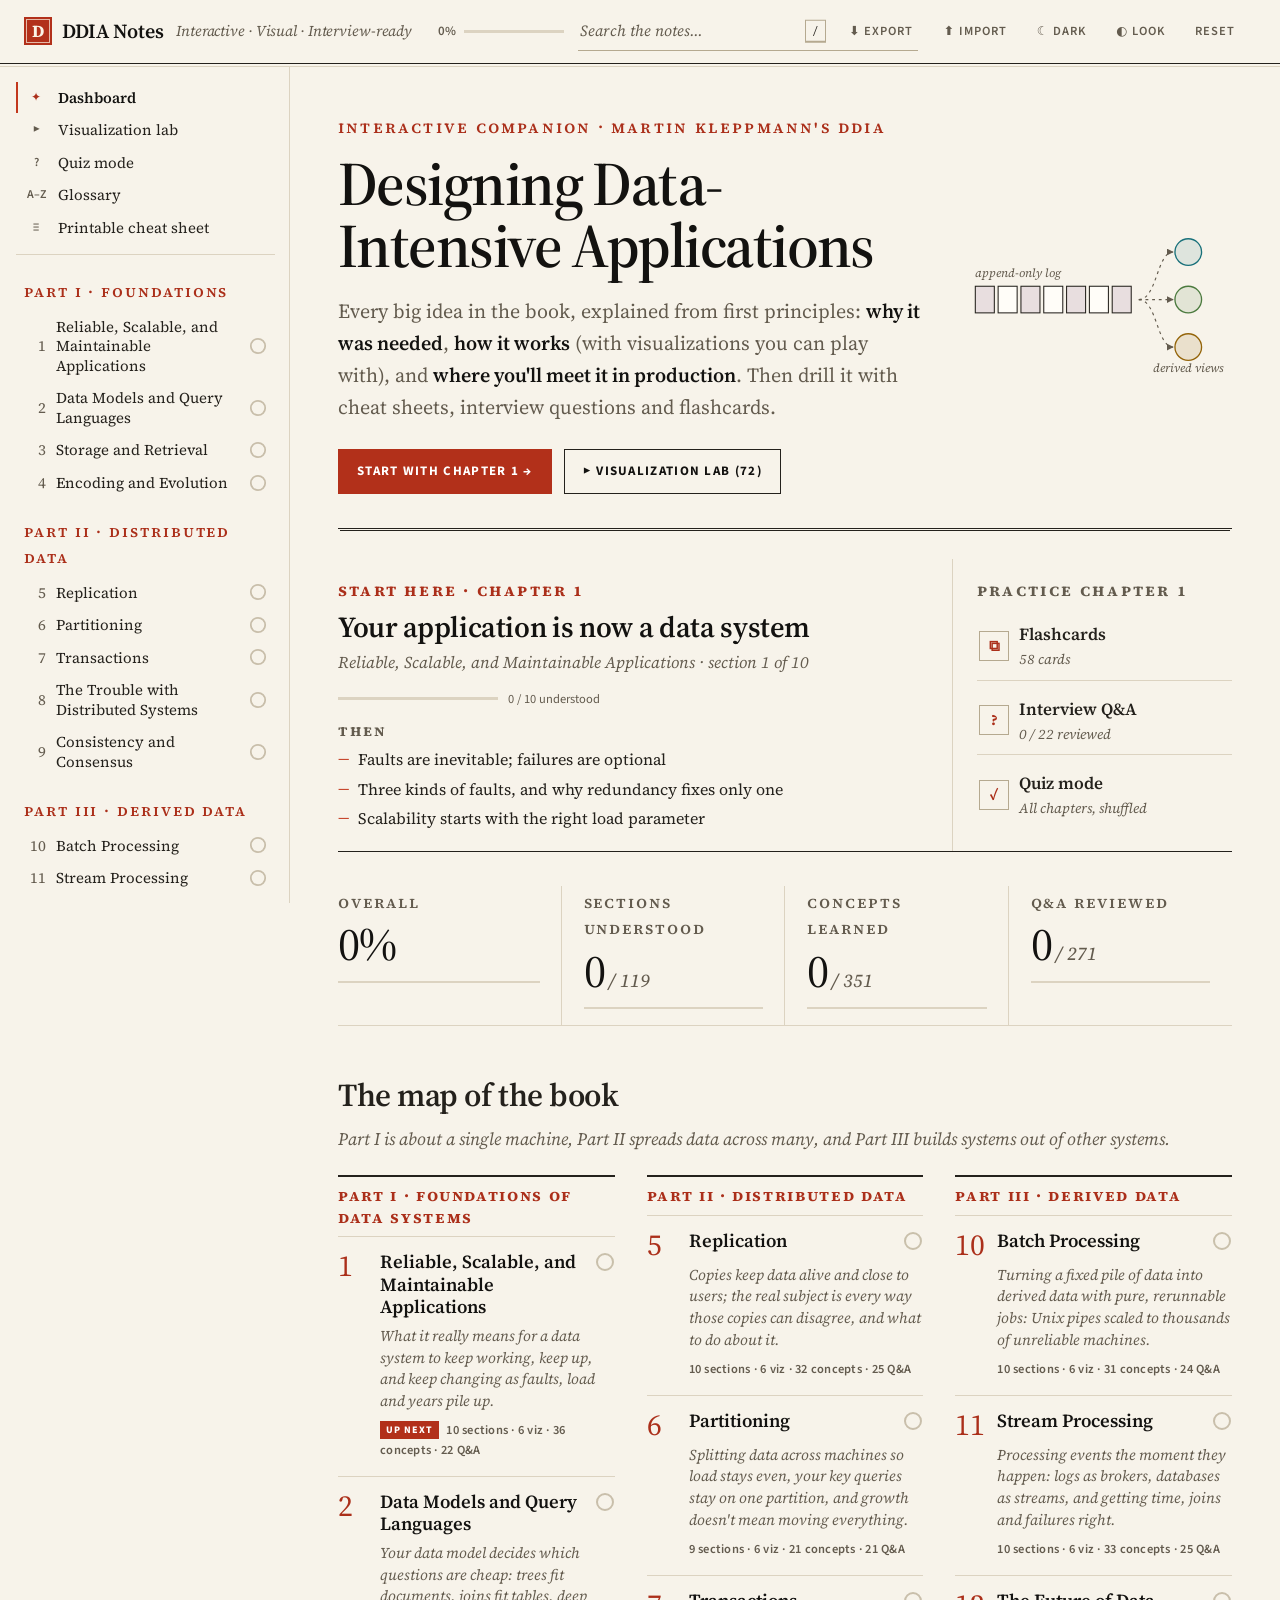
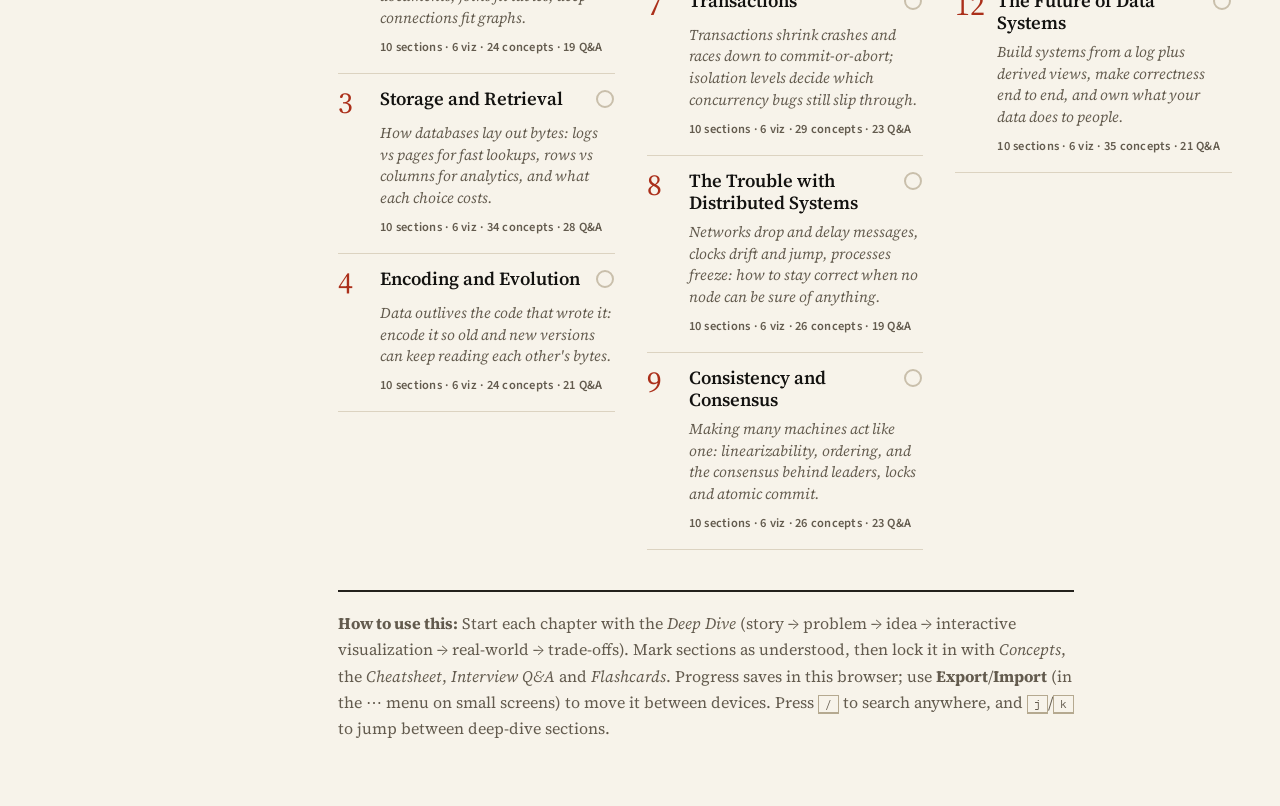
<file: index.html>
<!DOCTYPE html>
<html lang="en">
<head>
  <meta charset="UTF-8">
  <meta name="viewport" content="width=device-width, initial-scale=1.0, viewport-fit=cover">
  <meta name="theme-color" content="#f7f3ea">
  <meta name="description" content="Interactive, visual notes for Designing Data-Intensive Applications: deep dives, playable visualizations, cheat sheets, interview Q&A and flashcards.">
  <title>DDIA Interactive Notes</title>
  <link rel="icon" href="data:image/svg+xml,%3Csvg xmlns='http://www.w3.org/2000/svg' viewBox='0 0 32 32'%3E%3Crect width='32' height='32' rx='3' fill='%23b8321b'/%3E%3Ctext x='16' y='23.5' font-family='Georgia,serif' font-weight='700' font-size='21' text-anchor='middle' fill='%23f7f3ea'%3ED%3C/text%3E%3C/svg%3E">
  <link rel="preconnect" href="https://fonts.googleapis.com">
  <link rel="preconnect" href="https://fonts.gstatic.com" crossorigin>
  <link rel="stylesheet" href="styles.css?v=5">
  <script>
    // Looks (skins). The one list of looks for the whole app (app.js reads DDIA_LOOKS too):
    // skins/<name>.css restyles the site; "classic" is styles.css alone. ?skin=<name> previews a
    // look; the Look menu saves the reader's choice. Applied here, before first paint.
    window.DDIA_LOOKS = {
      default: "editorial",
      list: ["editorial", "blueprint", "brutalist", "terminal", "classic"],
      // Google Fonts per look, loaded without blocking rendering (system fonts until they arrive).
      fonts: {
        editorial: "https://fonts.googleapis.com/css2?family=IBM+Plex+Mono:wght@400;500;600&family=Source+Sans+3:ital,wght@0,400;0,600;0,700;1,400&family=Source+Serif+4:ital,opsz,wght@0,8..60,400;0,8..60,600;0,8..60,700;1,8..60,400;1,8..60,600&display=swap",
        blueprint: "https://fonts.googleapis.com/css2?family=IBM+Plex+Mono:wght@400;500;600&family=IBM+Plex+Sans+Condensed:wght@500;600;700&family=IBM+Plex+Sans:ital,wght@0,400;0,500;0,600;0,700;1,400&display=swap",
        brutalist: "https://fonts.googleapis.com/css2?family=Archivo:ital,wdth,wght@0,100,400;0,100,600;0,100,700;0,100,800;0,125,800;0,125,900;1,100,400&family=IBM+Plex+Mono:wght@400;500;700&display=swap",
        terminal: "https://fonts.googleapis.com/css2?family=IBM+Plex+Sans:ital,wght@0,400;0,600;0,700;1,400&family=JetBrains+Mono:wght@400;500;700;800&display=swap"
      }
    };
    (function () {
      try {
        var L = window.DDIA_LOOKS;
        var q = location.search.match(/[?&]skin=([a-z0-9-]+)/);
        var skin = q ? q[1] : localStorage.getItem("ddia_skin");
        if (L.list.indexOf(skin) < 0) skin = L.default; // never write an unknown value into the page
        // Asset version (?v=N) comes from the styles.css link, the single place it's set.
        var v = (document.querySelector('link[href^="styles.css"]').getAttribute("href").match(/\?v=[\w.-]+/) || [""])[0];
        if (skin !== "classic") {
          document.documentElement.setAttribute("data-skin", skin);
          document.write('<link rel="stylesheet" id="skinCss" href="skins/' + skin + '.css' + v + '">');
          if (L.fonts[skin]) document.write('<link rel="stylesheet" id="skinFonts" media="print" onload="this.media=\'all\'" href="' + L.fonts[skin] + '">');
        }
      } catch (e) {}
    })();
  </script>
</head>
<body>

  <a class="skip-link" href="#main" id="skipLink">Skip to content</a>
  <div class="read-bar" id="readBar" aria-hidden="true"></div>

  <!-- Top bar -->
  <header class="topbar" id="topbar">
    <button class="menu-toggle" id="menuToggle" aria-label="Open chapters menu" aria-controls="sidebar" aria-expanded="false" title="Chapters">☰</button>

    <a class="brand" href="#/">
      <div class="logo">D</div>
      DDIA Notes
      <span class="brand-sub">Interactive · Visual · Interview-ready</span>
    </a>

    <div class="topbar-spacer"></div>

    <div class="progress-pill" title="Overall progress across all chapters" aria-label="Overall progress">
      <span id="overallProgressText">0%</span>
      <div class="progress-pill-bar"><div class="progress-pill-fill" id="overallProgressFill" style="width:0%"></div></div>
    </div>

    <!-- Phone-only: opens the search row below the bar -->
    <button class="search-toggle" id="searchToggle" aria-label="Search" aria-controls="searchBox" aria-expanded="false" title="Search (/)">
      <svg viewBox="0 0 24 24" width="18" height="18" aria-hidden="true"><circle cx="10.5" cy="10.5" r="6.5" fill="none" stroke="currentColor" stroke-width="2.2"/><path d="M15.5 15.5 L21 21" stroke="currentColor" stroke-width="2.4" stroke-linecap="round"/></svg>
    </button>

    <div class="search-wrap" id="searchWrap" role="search">
      <input type="search" class="search-box" id="searchBox" placeholder="Search the notes…" aria-label="Search the notes" autocomplete="off" spellcheck="false" aria-controls="searchResults" />
      <kbd class="search-kbd" aria-hidden="true">/</kbd>
      <div class="search-results" id="searchResults" role="listbox" aria-label="Search results"></div>
    </div>

    <button class="iconbtn" id="exportBtn" title="Export your progress to a file (so you can import it on another device)">⬇ Export</button>
    <button class="iconbtn" id="importBtn" title="Import progress from a file">⬆ Import</button>
    <input type="file" id="importFile" accept="application/json,.json" style="display:none" />
    <button class="iconbtn" id="themeToggle" title="Toggle theme">☀ Light</button>
    <div class="look-wrap" id="lookWrap">
      <button class="iconbtn" id="lookToggle" aria-haspopup="true" aria-expanded="false" aria-controls="lookMenu" title="Change the look of the site">◐ Look</button>
      <div class="look-menu" id="lookMenu" role="menu" aria-label="Look"></div>
    </div>
    <button class="iconbtn" id="resetBtn" title="Reset all progress">Reset</button>

    <!-- Mobile-only overflow menu -->
    <div class="more-wrap">
      <button class="more-toggle" id="moreToggle" aria-label="More actions" aria-haspopup="true" aria-expanded="false" title="More">⋯</button>
      <div class="more-menu" id="moreMenu">
        <button class="iconbtn" data-action="export">⬇ Export progress</button>
        <button class="iconbtn" data-action="import">⬆ Import progress</button>
        <button class="iconbtn" data-action="theme" id="themeMenuBtn">☀ Light theme</button>
        <button class="iconbtn" data-action="reset">⟲ Reset progress</button>
        <div class="more-sep">Look</div>
        <div class="look-list" id="lookMenuMobile" role="group" aria-label="Look"></div>
      </div>
    </div>
  </header>

  <!-- Backdrop for mobile drawer -->
  <div class="backdrop" id="backdrop"></div>

  <!-- Layout -->
  <div class="layout">
    <aside class="sidebar" id="sidebar" aria-label="Chapters"></aside>
    <main class="main" id="main" tabindex="-1"></main>
  </div>

  <!-- Toast for status messages -->
  <div class="toast" id="toast" role="status" aria-live="polite"></div>

  <!-- Core -->
  <script src="core/registry.js?v=5"></script>
  <script src="core/legacy.js?v=5"></script>
  <script src="core/manifest.js?v=5"></script>
  <script src="viz/core.js?v=5"></script>
  <!-- Study material (each calls DDIA.registerChapter). Deep dives (chapters/chN.deep*.js)
       are lazy-loaded by DDIA.loadDeep when a chapter's Deep Dive is opened. -->
  <script src="chapters/ch1.js?v=5"></script>
  <script src="chapters/ch2.js?v=5"></script>
  <script src="chapters/ch3.js?v=5"></script>
  <script src="chapters/ch4.js?v=5"></script>
  <script src="chapters/ch5.js?v=5"></script>
  <script src="chapters/ch6.js?v=5"></script>
  <script src="chapters/ch7.js?v=5"></script>
  <script src="chapters/ch8.js?v=5"></script>
  <script src="chapters/ch9.js?v=5"></script>
  <script src="chapters/ch10.js?v=5"></script>
  <script src="chapters/ch11.js?v=5"></script>
  <script src="chapters/ch12.js?v=5"></script>
  <!-- App (visualizations in viz/<chapter>/*.js are lazy-loaded on demand) -->
  <script src="app.js?v=5"></script>
</body>
</html>
</file>
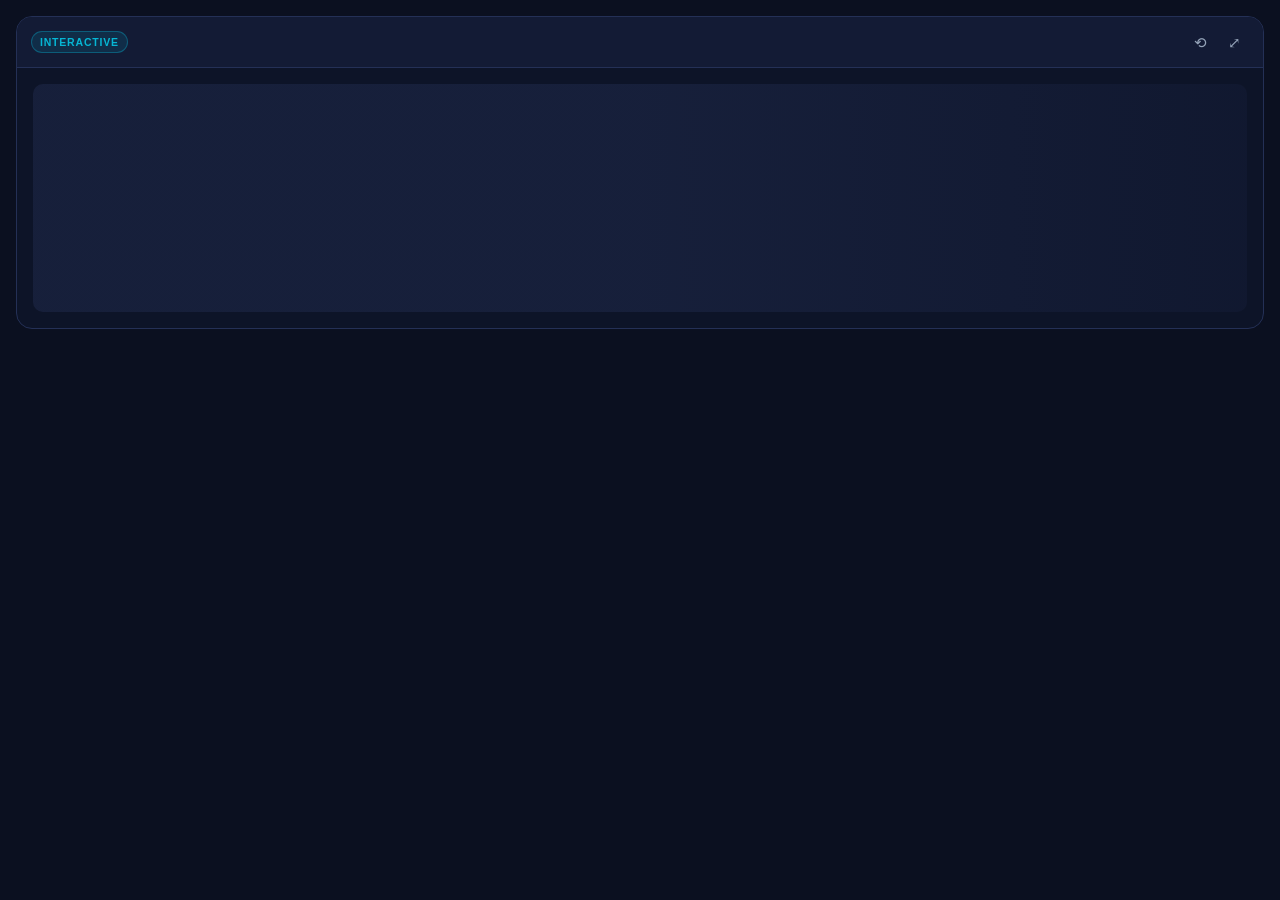
<file: test/viz.html>
<!DOCTYPE html>
<html lang="en">
<head>
  <meta charset="UTF-8">
  <meta name="viewport" content="width=device-width, initial-scale=1.0">
  <title>Viz test harness</title>
  <link rel="stylesheet" href="../styles.css">
  <script>
    (function () {
      var q = location.search.match(/[?&]skin=([a-z0-9-]+)/);
      if (q && q[1] !== "classic") {
        document.documentElement.setAttribute("data-skin", q[1]);
        document.write('<link rel="stylesheet" href="../skins/' + q[1] + '.css">');
      }
    })();
  </script>
  <style>
    body { display: block; padding: 16px; }
    #stage { margin: 0; }
    #__result { display: none; }
  </style>
</head>
<body>
  <!--
    Test harness for one visualization. Used by scripts/check-viz.sh (headless Chrome).
    Query params:
      id=ch5/quorum     viz to mount (required)
      theme=light       light theme (default dark)
      width=720         container width in px (default: full)
      steps=3           click the stepper's "Step" button N times before capture
      click=1           "monkey" test: click every button, move every slider, toggle every
                        checkbox and select, to shake out runtime errors
      wait=1500         ms to wait before writing results
  -->
  <div id="stage"></div>
  <pre id="__result"></pre>
  <script src="../viz/core.js"></script>
  <script>
    (function () {
      const q = new URLSearchParams(location.search);
      const id = q.get("id");
      const errors = (window.__DDIA_ERRORS = []);
      window.addEventListener("error", e => errors.push({ error: String(e.message), src: (e.filename || "") + ":" + e.lineno }));
      window.addEventListener("unhandledrejection", e => errors.push({ error: "unhandled rejection: " + (e.reason && (e.reason.stack || e.reason.message) || e.reason) }));
      const origErr = console.error;
      console.error = function (...a) { errors.push({ error: "console.error: " + a.map(String).join(" ") }); origErr.apply(console, a); };

      if (q.get("theme") === "light") document.body.classList.add("light");
      Viz.base = "../viz/";
      const stage = document.getElementById("stage");
      if (q.get("width")) stage.style.width = q.get("width") + "px";
      stage.innerHTML = Viz.frameHTML({ id, title: "", caption: "" });
      const frame = stage.querySelector("figure.viz");
      const sleep = ms => new Promise(r => setTimeout(r, ms));

      async function monkey() {
        const root = frame.querySelector(".viz-body");
        const seen = new Set();
        for (let round = 0; round < 2; round++) {
          const ctrls = Array.from(root.querySelectorAll("button, input, select"));
          for (const el of ctrls) {
            if (!el.isConnected || el.disabled) continue;
            try {
              if (el.tagName === "BUTTON") { el.click(); }
              else if (el.type === "range") {
                const min = +el.min, max = +el.max;
                for (const v of [max, min, (min + max) / 2]) { el.value = v; el.dispatchEvent(new Event("input", { bubbles: true })); }
              } else if (el.type === "checkbox") { el.click(); }
              else if (el.tagName === "SELECT") {
                for (const o of Array.from(el.options)) { el.value = o.value; el.dispatchEvent(new Event("change", { bubbles: true })); }
              } else if (el.tagName === "INPUT") {
                el.value = "42"; el.dispatchEvent(new Event("input", { bubbles: true })); el.dispatchEvent(new Event("change", { bubbles: true }));
              }
              seen.add(el);
            } catch (e) { errors.push({ error: "monkey: " + (e.stack || e.message) }); }
            await sleep(60);
          }
        }
        return seen.size;
      }

      function legibility() {
        // Smallest rendered font size of SVG text (viewBox scaling shrinks text on phones).
        let min = Infinity, minText = "";
        frame.querySelectorAll("svg text").forEach(t => {
          if (!t.textContent.trim()) return;
          const r = t.getBoundingClientRect();
          if (!r.width && !r.height) return;
          const svg = t.ownerSVGElement;
          const vb = svg && svg.viewBox && svg.viewBox.baseVal;
          const scale = vb && vb.width ? svg.getBoundingClientRect().width / vb.width : 1;
          const fs = parseFloat(getComputedStyle(t).fontSize) * scale;
          if (fs < min) { min = fs; minText = t.textContent.trim().slice(0, 40); }
        });
        return { minSvgFontPx: isFinite(min) ? Math.round(min * 10) / 10 : null, minSvgFontText: minText };
      }

      async function run() {
        if (!id) { errors.push({ error: "missing ?id=" }); return finish({}); }
        await Viz.mount(frame);
        await sleep(+(q.get("wait") || 1200));
        const steps = +(q.get("steps") || 0);
        for (let i = 0; i < steps; i++) {
          const b = Array.from(frame.querySelectorAll(".viz-step-controls button")).find(b => /Step/.test(b.textContent));
          if (b && !b.disabled) b.click();
          await sleep(2500);
        }
        let clicked = 0;
        if (q.get("click") === "1") clicked = await monkey();
        await sleep(800);
        const body = frame.querySelector(".viz-body");
        finish({
          mounted: !!frame._vizInstance,
          title: (Viz.get(id) || {}).title || null,
          controls: frame.querySelectorAll(".viz-body button, .viz-body input, .viz-body select").length,
          clicked,
          svgCount: frame.querySelectorAll("svg").length,
          canvasCount: frame.querySelectorAll("canvas").length,
          bodyHeight: Math.round(body.getBoundingClientRect().height),
          horizontalOverflow: body.scrollWidth > body.clientWidth + 2 ? body.scrollWidth - body.clientWidth : 0,
          textLength: body.textContent.length,
          ...legibility(),
        });
      }
      function finish(info) {
        const out = { id, ok: errors.length === 0 && info.mounted !== false, errors, ...info };
        document.getElementById("__result").textContent = JSON.stringify(out);
        document.title = "DONE";
      }
      window.addEventListener("load", run);
    })();
  </script>
</body>
</html>
</file>
<file: styles.css>
/* DDIA Interactive Notes - Stylesheet
   -----------------------------------
   Sections: tokens · base · topbar · layout/sidebar · chapter header & tabs ·
   deep dive · callouts & blocks · visualization frame & UI kit · concepts ·
   cheatsheet · Q&A · flashcards · dashboard · gallery/glossary · search ·
   responsive · print */

* { box-sizing: border-box; margin: 0; padding: 0; }

/* ============================================
   Tokens
   ============================================ */
:root {
  --bg: #0b1020;
  --bg-2: #111831;
  --bg-3: #1a2342;
  --bg-4: #222d52;
  --border: #243056;
  --border-strong: #34437a;
  --text: #e2e8f0;
  --text-strong: #f8fafc;
  --text-muted: #94a3b8;
  --accent: #8b5cf6;
  --accent-strong: #7c3aed; /* solid fills under white text (≥ 4.5:1) */
  --accent-ink: #b9a3ff;
  --accent-2: #06b6d4;
  --accent-3: #f59e0b;
  --good: #10b981;
  --bad: #ef4444;
  --warn: #f59e0b;
  --easy: #10b981;
  --med: #f59e0b;
  --hard: #f87171;
  --shadow: 0 10px 30px rgba(0,0,0,0.35);
  --radius: 12px;
  --font-sans: -apple-system, BlinkMacSystemFont, "Segoe UI", Roboto, "Helvetica Neue", Arial, sans-serif;
  --font-mono: "SF Mono", ui-monospace, Menlo, Monaco, Consolas, "Liberation Mono", monospace;
  /* Skin hooks (skins/*.css override these): headings, long-form reading text, corner rounding
     (0 = square, 1 = default), and the primary button's gradient end. */
  --font-display: var(--font-sans);
  --font-reading: var(--font-sans);
  --round: 1;
  --accent-grad-end: #4f46e5;
  --topbar-h: 61px;
  --tap: 40px; /* minimum touch target on phones */

  /* Callout tints */
  --c-problem: #f97316;
  --c-idea: #a78bfa;
  --c-analogy: #22d3ee;
  --c-insight: #60a5fa;
  --c-warning: #fbbf24;
  --c-interview: #f472b6;
  --c-history: #c4a484;
  --c-modern: #34d399;
  --c-tip: #34d399;
  --c-mistake: #f87171;

  /* Visualization palette (use these in viz code: fill: "var(--viz-c1)") */
  --viz-bg: #0d1428;
  --viz-panel: #131b35;
  --viz-ink: #e2e8f0;
  --viz-muted: #94a3b8;
  --viz-line: #3a4877;
  --viz-grid: #1d2747;
  --viz-node: #1a2446;
  --viz-node-stroke: #4b5b92;
  --viz-c1: #a78bfa;  /* violet */
  --viz-c2: #22d3ee;  /* cyan */
  --viz-c3: #fbbf24;  /* amber */
  --viz-c4: #34d399;  /* green */
  --viz-c5: #f472b6;  /* pink */
  --viz-c6: #60a5fa;  /* blue */
  --viz-c7: #fb923c;  /* orange */
  --viz-c8: #a3e635;  /* lime */
  --viz-c1-soft: rgba(167,139,250,0.18);
  --viz-c2-soft: rgba(34,211,238,0.16);
  --viz-c3-soft: rgba(251,191,36,0.16);
  --viz-c4-soft: rgba(52,211,153,0.16);
  --viz-c5-soft: rgba(244,114,182,0.16);
  --viz-c6-soft: rgba(96,165,250,0.16);
  --viz-c7-soft: rgba(251,146,60,0.16);
  --viz-c8-soft: rgba(163,230,53,0.16);
  --viz-ok: #34d399;
  --viz-bad: #f87171;
  --viz-warn: #fbbf24;
  --viz-info: #60a5fa;
  --viz-accent: #a78bfa;
  --viz-ok-soft: rgba(52,211,153,0.16);
  --viz-bad-soft: rgba(248,113,113,0.16);
  --viz-warn-soft: rgba(251,191,36,0.16);
  --viz-info-soft: rgba(96,165,250,0.16);
}
body.light {
  --bg: #f6f7fb;
  --bg-2: #ffffff;
  --bg-3: #f0f2f8;
  --bg-4: #e6e9f3;
  --border: #e0e4ef;
  --border-strong: #c9cfe0;
  --text: #0f172a;
  --text-strong: #020617;
  --text-muted: #4b5568;
  --accent: #7c3aed;
  --accent-strong: #6d28d9;
  --accent-ink: #6d28d9;
  --accent-2: #0e7490;   /* cyan-700: 5.4:1 on white (cyan-600 was 3.7:1) */
  --accent-3: #b45309;
  --good: #047857;       /* emerald-700: readable as text and under white text */
  --bad: #dc2626;
  --warn: #b45309;
  --easy: #047857;
  --med: #a15c07;
  --hard: #b91c1c;
  --shadow: 0 10px 30px rgba(15,23,42,0.10);

  --c-problem: #c2410c;
  --c-idea: #7c3aed;
  --c-analogy: #0e7490;
  --c-insight: #2563eb;
  --c-warning: #b45309;
  --c-interview: #be185d;
  --c-history: #7c5c3c;
  --c-modern: #047857;
  --c-tip: #047857;
  --c-mistake: #b91c1c;

  --viz-bg: #f8fafc;
  --viz-panel: #ffffff;
  --viz-ink: #0f172a;
  --viz-muted: #64748b;
  --viz-line: #b8c2d6;
  --viz-grid: #e6eaf2;
  --viz-node: #ffffff;
  --viz-node-stroke: #94a3b8;
  --viz-c1: #7c3aed;
  --viz-c2: #0891b2;
  --viz-c3: #d97706;
  --viz-c4: #059669;
  --viz-c5: #db2777;
  --viz-c6: #2563eb;
  --viz-c7: #ea580c;
  --viz-c8: #65a30d;
  --viz-c1-soft: rgba(124,58,237,0.12);
  --viz-c2-soft: rgba(8,145,178,0.12);
  --viz-c3-soft: rgba(217,119,6,0.13);
  --viz-c4-soft: rgba(5,150,105,0.12);
  --viz-c5-soft: rgba(219,39,119,0.12);
  --viz-c6-soft: rgba(37,99,235,0.12);
  --viz-c7-soft: rgba(234,88,12,0.12);
  --viz-c8-soft: rgba(101,163,13,0.13);
  --viz-ok: #059669;
  --viz-bad: #dc2626;
  --viz-warn: #d97706;
  --viz-info: #2563eb;
  --viz-accent: #7c3aed;
  --viz-ok-soft: rgba(5,150,105,0.12);
  --viz-bad-soft: rgba(220,38,38,0.11);
  --viz-warn-soft: rgba(217,119,6,0.13);
  --viz-info-soft: rgba(37,99,235,0.11);
}

/* Native controls (selects, checkboxes, scrollbars) follow the theme. */
:root { color-scheme: dark; }
:root[data-theme="light"] { color-scheme: light; }

/* ============================================
   Base
   ============================================ */
html { scroll-behavior: smooth; }
body {
  font-family: var(--font-sans);
  background: var(--bg);
  color: var(--text);
  line-height: 1.6;
  min-height: 100vh;
  display: flex;
  flex-direction: column;
  -webkit-font-smoothing: antialiased;
  text-rendering: optimizeLegibility;
}
a { color: var(--accent-2); text-decoration: none; }
a:hover { text-decoration: underline; }
code, pre {
  font-family: var(--font-mono);
  background: var(--bg-3);
  padding: 2px 6px;
  border-radius: calc(4px * var(--round));
  font-size: 0.88em;
}
pre {
  padding: 14px 16px;
  overflow-x: auto;
  max-width: 100%;
  white-space: pre;
  line-height: 1.55;
}
pre code { background: none; padding: 0; font-size: inherit; }
mark { background: color-mix(in srgb, var(--warn) 35%, transparent); color: inherit; border-radius: calc(3px * var(--round)); padding: 0 1px; }
.muted { color: var(--text-muted); }
:focus-visible { outline: 2px solid var(--accent); outline-offset: 2px; }
/* Elements inside scrolling strips would have an outer ring clipped: draw it inside. */
.tab:focus-visible, .chapter-item:focus-visible, .side-section:focus-visible, .toc-link:focus-visible,
.qa-header:focus-visible, .sr-item:focus-visible, .chip:focus-visible, .glossary-letters a:focus-visible,
.more-menu .iconbtn:focus-visible { outline-offset: -2px; }
.search-box:focus-visible, .tool-filter:focus-visible { outline: none; } /* border + glow instead */
.main:focus { outline: none; }
.skip-link {
  position: fixed; left: 12px; top: -60px; z-index: 600; background: var(--accent-strong); color: #fff;
  padding: 10px 14px; border-radius: calc(8px * var(--round)); font-weight: 700; transition: top 0.15s;
}
.skip-link:focus { top: 10px; text-decoration: none; }

/* Typography hooks for skins */
h1, h2, h3, .dd-section h2, .chapter-header h1, .dash-hero h1, .dash-h2, .gallery-h2, .allcs-h2 { font-family: var(--font-display); }
.dd-text, .dd-hook, .callout-body, .overview-text, .rw-body, .cmp-body, .to-col, .takeaway-list,
.qa-body-inner, .concept-def, .dd-steps li, .dd-keypoints li, .tl-body, .quiz-explain, .conn-body { font-family: var(--font-reading); }

/* Global wrapping safety: long unbroken tokens shouldn't push layout */
p, li, dd, dt, .concept-def, .concept-why, .concept-example,
.overview-text, .qa-body-inner, .cs-note, .qa-q, .concept-term,
.dcc-title, .sr-title, .sr-snippet, .stat-label, .stat-value, .nav-btn {
  overflow-wrap: anywhere;
  word-break: break-word;
}
/* Table cells must NOT use "anywhere": it lets the table squeeze a column below its longest word
   ("Reliabi|lity"). Break only words that can't fit; the table scrolls sideways instead. */
td, th { overflow-wrap: break-word; word-break: normal; hyphens: manual; }

.read-bar {
  position: fixed; top: 0; left: 0; height: 3px; width: 0;
  background: linear-gradient(90deg, var(--accent), var(--accent-2));
  z-index: 300; transition: width 0.1s linear;
}

/* ============================================
   Top bar
   ============================================ */
.topbar {
  position: sticky;
  top: 0;
  z-index: 100;
  background: color-mix(in srgb, var(--bg-2) 88%, transparent);
  backdrop-filter: saturate(1.4) blur(10px);
  -webkit-backdrop-filter: saturate(1.4) blur(10px);
  border-bottom: 1px solid var(--border);
  padding: 12px 24px;
  display: flex;
  align-items: center;
  gap: 12px;
  min-height: var(--topbar-h);
}
.brand {
  font-weight: 700;
  font-size: 16px;
  display: flex;
  align-items: center;
  gap: 8px;
  white-space: nowrap;
  color: var(--text);
}
.brand:hover { text-decoration: none; }
.brand .logo {
  width: 28px; height: 28px;
  background: linear-gradient(135deg, var(--accent), var(--accent-2));
  border-radius: calc(7px * var(--round));
  display: flex; align-items: center; justify-content: center;
  font-size: 14px; color: white; font-weight: 900;
}
.brand-sub { color: var(--text-muted); font-weight: 400; font-size: 12.5px; margin-left: 4px; }
.topbar-spacer { flex: 1; }
.search-box {
  background: var(--bg-3);
  border: 1px solid var(--border);
  border-radius: calc(8px * var(--round));
  padding: 8px 34px 8px 12px;
  color: var(--text);
  width: 340px;
  font: inherit;
  font-size: 14px;
  outline: none;
  -webkit-appearance: none; appearance: none;
}
.search-box::placeholder { color: var(--text-muted); opacity: 0.85; }
.search-box::-webkit-search-cancel-button { display: none; }
.search-box:focus { border-color: var(--accent); box-shadow: 0 0 0 3px color-mix(in srgb, var(--accent) 22%, transparent); }
.search-kbd { position: absolute; right: 9px; top: 50%; transform: translateY(-50%); pointer-events: none; }
.search-box:focus ~ .search-kbd, .search-box:not(:placeholder-shown) ~ .search-kbd { display: none; }
.iconbtn {
  background: var(--bg-3);
  border: 1px solid var(--border);
  color: var(--text);
  padding: 8px 12px;
  border-radius: calc(8px * var(--round));
  cursor: pointer;
  font-size: 13px;
  white-space: nowrap;
  font-family: inherit;
  display: inline-flex; align-items: center; gap: 6px;
}
.iconbtn:hover { background: var(--accent-strong); color: white; border-color: var(--accent-strong); text-decoration: none; }
.iconbtn:active { transform: scale(0.96); }

.menu-toggle, .more-toggle, .search-toggle {
  display: none;
  background: var(--bg-3);
  border: 1px solid var(--border);
  color: var(--text);
  width: 38px; height: 38px;
  border-radius: calc(8px * var(--round));
  cursor: pointer;
  font-size: 18px;
  align-items: center;
  justify-content: center;
}
.menu-toggle:active, .more-toggle:active, .search-toggle:active { transform: scale(0.95); }
.search-toggle svg { display: block; }
.topbar.search-open .search-toggle { background: var(--accent-strong); border-color: var(--accent-strong); color: #fff; }

.more-wrap { position: relative; }
.more-menu {
  position: absolute;
  top: 46px;
  right: 0;
  background: var(--bg-2);
  border: 1px solid var(--border);
  border-radius: calc(10px * var(--round));
  padding: 6px;
  min-width: 190px;
  box-shadow: var(--shadow);
  display: none;
  z-index: 200;
}
.more-menu.open { display: block; }
.more-sep { font-size: 10.5px; text-transform: uppercase; letter-spacing: 0.8px; font-weight: 700; color: var(--text-muted); padding: 10px 10px 4px; border-top: 1px solid var(--border); margin-top: 4px; }

/* Look (skin) picker */
.look-wrap { position: relative; }
.look-menu {
  position: absolute; top: calc(100% + 8px); right: 0; width: 300px; z-index: 210; display: none;
  background: var(--bg-2); border: 1px solid var(--border); border-radius: calc(12px * var(--round));
  box-shadow: var(--shadow); padding: 6px;
}
.look-menu.open { display: block; }
.look-title { font-size: 10.5px; text-transform: uppercase; letter-spacing: 0.8px; font-weight: 700; color: var(--text-muted); padding: 6px 10px 4px; }
.look-foot { font-size: 12px; color: var(--text-muted); padding: 6px 10px 4px; border-top: 1px solid var(--border); margin-top: 4px; }
.look-opt {
  display: flex; align-items: center; gap: 10px; width: 100%; min-height: 46px; padding: 7px 10px; text-align: left;
  background: transparent; color: var(--text); border: 1px solid transparent; border-radius: calc(8px * var(--round));
  font: inherit; cursor: pointer;
}
.look-opt:hover, .look-opt:focus-visible { background: var(--bg-3); border-color: var(--border); outline: none; }
.look-opt.is-active { border-color: var(--accent); }
.look-sw { display: inline-flex; flex-shrink: 0; border: 1px solid var(--border-strong); border-radius: calc(5px * var(--round)); overflow: hidden; }
.look-sw i { display: block; width: 11px; height: 28px; }
.look-txt { display: flex; flex-direction: column; flex: 1; min-width: 0; line-height: 1.3; }
.look-txt b { font-size: 14px; font-weight: 700; }
.look-txt small { font-size: 12px; color: var(--text-muted); }
.look-check { color: var(--accent); font-weight: 800; visibility: hidden; }
.look-opt.is-active .look-check { visibility: visible; }
.more-menu .look-list { display: grid; gap: 2px; }
.more-menu .iconbtn {
  display: flex;
  width: 100%;
  text-align: left;
  margin-bottom: 4px;
  border: none;
  background: transparent;
  min-height: var(--tap);
  font-size: 14px;
}
.more-menu .iconbtn:last-child { margin-bottom: 0; }

.progress-pill {
  display: flex; align-items: center; gap: 8px;
  background: var(--bg-3);
  border: 1px solid var(--border);
  padding: 6px 12px;
  border-radius: 999px;
  font-size: 13px;
  white-space: nowrap;
}
.progress-pill-bar {
  width: 100px; height: 6px;
  background: var(--border);
  border-radius: calc(3px * var(--round));
  overflow: hidden;
}
.progress-pill-fill {
  height: 100%;
  background: linear-gradient(90deg, var(--accent), var(--accent-2));
  transition: width 0.3s;
}

/* ============================================
   Layout & sidebar
   ============================================ */
.layout {
  display: grid;
  grid-template-columns: 290px minmax(0, 1fr);
  flex: 1;
  min-height: 0;
}
.sidebar {
  background: var(--bg-2);
  border-right: 1px solid var(--border);
  overflow-y: auto;
  padding: 14px 12px 40px;
  max-height: calc(100vh - var(--topbar-h));
  position: sticky;
  top: var(--topbar-h);
}
.main {
  padding: 32px 48px 64px;
  max-width: 1240px;
  width: 100%;
  min-width: 0;
}
.backdrop {
  position: fixed;
  inset: 0;
  background: rgba(0,0,0,0.5);
  opacity: 0;
  pointer-events: none;
  transition: opacity 0.25s;
  z-index: 90;
}
.backdrop.open { opacity: 1; pointer-events: auto; }

.nav-group { padding-bottom: 6px; margin-bottom: 4px; border-bottom: 1px solid var(--border); }
.part-header {
  font-size: 10.5px;
  text-transform: uppercase;
  letter-spacing: 1px;
  color: var(--text-muted);
  padding: 16px 8px 8px;
  font-weight: 700;
}
.chapter-item {
  display: flex;
  align-items: center;
  gap: 10px;
  padding: 8px 10px;
  border-radius: calc(8px * var(--round));
  cursor: pointer;
  transition: background 0.15s;
  font-size: 13.5px;
  color: var(--text);
  margin-bottom: 2px;
  line-height: 1.35;
}
.chapter-item:hover { background: var(--bg-3); text-decoration: none; }
.chapter-item.active {
  background: linear-gradient(90deg, color-mix(in srgb, var(--accent) 20%, transparent), color-mix(in srgb, var(--accent-2) 8%, transparent));
  box-shadow: inset 3px 0 0 var(--accent);
}
.chapter-num {
  min-width: 24px; height: 24px;
  padding: 0 4px;
  background: var(--bg-3);
  color: var(--text-muted);
  border-radius: calc(6px * var(--round));
  display: inline-flex; align-items: center; justify-content: center;
  font-size: 11px; font-weight: 700;
  flex-shrink: 0;
}
.chapter-item.active .chapter-num { background: var(--accent-strong); color: white; }
.chapter-title { flex: 1; }
.chapter-ring { width: 18px; height: 18px; position: relative; flex-shrink: 0; }
.chapter-ring svg { width: 100%; height: 100%; transform: rotate(-90deg); }
.chapter-ring circle { fill: none; stroke-width: 3; }
.chapter-ring .bg { stroke: var(--border); }
.chapter-ring .fg { stroke: var(--good); transition: stroke-dashoffset 0.3s; }
.chapter-ring.done .check {
  position: absolute; inset: 0;
  display: flex; align-items: center; justify-content: center;
  font-size: 11px; color: var(--good); font-weight: 800;
}
.side-sections { margin: 2px 0 8px 22px; border-left: 1px solid var(--border); padding-left: 8px; }
.side-section {
  display: block; font-size: 12.5px; color: var(--text-muted);
  padding: 4px 8px; border-radius: calc(6px * var(--round)); line-height: 1.35;
}
.side-section:hover { background: var(--bg-3); color: var(--text); text-decoration: none; }
.side-section.current { color: var(--accent-ink); background: color-mix(in srgb, var(--accent) 10%, transparent); }
.side-section.done::before { content: "✓ "; color: var(--good); font-weight: 700; }

/* ============================================
   Chapter header & tabs
   ============================================ */
.chapter-header {
  margin-bottom: 22px;
  padding-bottom: 18px;
  border-bottom: 1px solid var(--border);
}
.chapter-label {
  font-size: 12px;
  color: var(--accent-ink);
  text-transform: uppercase;
  letter-spacing: 1.4px;
  font-weight: 700;
}
.chapter-label a { color: inherit; }
.chapter-header h1 {
  font-size: 34px;
  margin: 8px 0 8px;
  line-height: 1.18;
  letter-spacing: -0.02em;
  color: var(--text-strong);
}
.chapter-tagline { color: var(--text-muted); font-size: 17px; margin-bottom: 12px; max-width: 760px; }
.chapter-meta { display: flex; flex-wrap: wrap; gap: 8px; align-items: center; margin: 6px 0 14px; }
.meta-chip {
  font-size: 12px; color: var(--text-muted); background: var(--bg-3);
  border: 1px solid var(--border); border-radius: 999px; padding: 3px 10px;
}
.meta-progress { display: inline-flex; align-items: center; gap: 8px; font-size: 12px; color: var(--text-muted); margin-left: auto; }
.meta-progress-bar { width: 120px; height: 6px; background: var(--border); border-radius: calc(3px * var(--round)); overflow: hidden; display: inline-block; }
.meta-progress-bar span { display: block; height: 100%; background: linear-gradient(90deg, var(--accent), var(--accent-2)); transition: width 0.3s; }
.overview-details summary {
  cursor: pointer; font-size: 13px; color: var(--text-muted); font-weight: 600;
  list-style: none; display: inline-flex; align-items: center; gap: 6px; user-select: none;
}
.overview-details summary::-webkit-details-marker { display: none; }
.overview-details summary::before { content: "▸"; transition: transform 0.2s; display: inline-block; }
.overview-details[open] summary::before { transform: rotate(90deg); }
.overview-details[open] summary { margin-bottom: 10px; }
.overview-text { color: var(--text-muted); font-size: 15.5px; line-height: 1.7; max-width: 820px; }
.overview-text p { margin-bottom: 10px; }

.tabs {
  display: flex;
  gap: 2px;
  border-bottom: 1px solid var(--border);
  margin-bottom: 28px;
  overflow-x: auto;
  -webkit-overflow-scrolling: touch;
  position: sticky;
  top: var(--topbar-h);
  background: var(--bg);
  z-index: 20;
}
.tabs { scrollbar-width: none; }
.tabs::-webkit-scrollbar { display: none; }
.tab {
  background: none;
  border: none;
  color: var(--text-muted);
  padding: 12px 16px;
  cursor: pointer;
  font-size: 14px;
  font-weight: 600;
  border-bottom: 2px solid transparent;
  white-space: nowrap;
  display: inline-flex; align-items: center; justify-content: center;
  min-height: 46px;
  border-radius: calc(8px * var(--round)) calc(8px * var(--round)) 0 0;
}
.tab-label-short { display: none; }
.tab:hover { color: var(--text); text-decoration: none; }
.tab.active { color: var(--accent-ink); border-bottom-color: var(--accent); }
.tab.active .tab-count { background: color-mix(in srgb, var(--accent) 18%, var(--bg-3)); color: var(--accent-ink); }
.tab-count {
  display: inline-block;
  background: var(--bg-3);
  border-radius: 999px;
  padding: 1px 8px;
  font-size: 11px;
  margin-left: 6px;
  font-weight: 600;
}

/* ============================================
   Deep dive layout
   ============================================ */
.dd-layout {
  display: grid;
  grid-template-columns: minmax(0, 1fr) 230px;
  gap: 40px;
  align-items: start;
}
.dd-article { min-width: 0; max-width: 860px; }
.dd-rail { position: sticky; top: calc(var(--topbar-h) + 64px); max-height: calc(100vh - var(--topbar-h) - 90px); overflow-y: auto; }
.dd-toc-title { font-size: 11px; font-weight: 700; letter-spacing: 1px; text-transform: uppercase; color: var(--text-muted); margin-bottom: 8px; }
.toc-link {
  display: flex; gap: 8px; align-items: baseline; padding: 5px 8px; border-radius: calc(6px * var(--round));
  font-size: 13px; color: var(--text-muted); line-height: 1.35; border-left: 2px solid transparent;
}
.toc-link:hover { background: var(--bg-3); color: var(--text); text-decoration: none; }
.toc-link.current { color: var(--accent-ink); border-left-color: var(--accent); background: color-mix(in srgb, var(--accent) 8%, transparent); }
.toc-num { font-size: 11px; font-weight: 700; color: var(--text-muted); min-width: 16px; }
.toc-link.done .toc-num { color: var(--good); }
.toc-link.done .toc-num::before { content: "✓"; }
.toc-link.done .toc-num { font-size: 0; }
.toc-link.done .toc-num::before { font-size: 12px; }

.dd-hook {
  font-size: 18px; line-height: 1.75; color: var(--text);
  background: linear-gradient(135deg, color-mix(in srgb, var(--accent) 12%, transparent), color-mix(in srgb, var(--accent-2) 6%, transparent));
  border: 1px solid var(--border); border-radius: calc(16px * var(--round)); padding: 22px 26px; margin-bottom: 36px;
}
.dd-hook p + p { margin-top: 12px; }
.dd-section { padding-bottom: 30px; margin-bottom: 38px; border-bottom: 1px solid var(--border); scroll-margin-top: calc(var(--topbar-h) + 60px); }
.dd-section-head { display: flex; gap: 16px; align-items: flex-start; margin-bottom: 18px; }
.dd-section-num {
  font-family: var(--font-mono); font-size: 13px; font-weight: 700; color: var(--accent-ink);
  background: color-mix(in srgb, var(--accent) 12%, transparent); border: 1px solid color-mix(in srgb, var(--accent) 35%, transparent);
  border-radius: calc(8px * var(--round)); padding: 6px 9px; line-height: 1; margin-top: 6px; flex-shrink: 0;
}
.dd-section.is-done .dd-section-num { color: var(--good); border-color: var(--good); background: color-mix(in srgb, var(--good) 10%, transparent); }
.dd-kicker { font-size: 12px; text-transform: uppercase; letter-spacing: 1.2px; color: var(--text-muted); font-weight: 700; }
.dd-section h2 { font-size: 26px; line-height: 1.25; letter-spacing: -0.01em; color: var(--text-strong); }
.dd-section > * + * { margin-top: 18px; }
.dd-section > .dd-section-head + * { margin-top: 0; }

.dd-text { font-size: 16.5px; line-height: 1.78; }
.dd-text p + p { margin-top: 14px; }
.dd-text h3 { font-size: 19px; margin: 22px 0 8px; color: var(--text-strong); }
.dd-text h4 { font-size: 16px; margin: 18px 0 6px; }
.dd-text ul, .dd-text ol { margin: 10px 0 10px 24px; }
.dd-text li { margin-bottom: 6px; }
.dd-text strong { color: var(--text-strong); }
.dd-text em { color: var(--text); }
.dd-text a { text-decoration: underline; text-decoration-color: color-mix(in srgb, var(--accent-2) 40%, transparent); text-underline-offset: 2px; }
.dd-text .formula, .formula {
  display: block; font-family: var(--font-mono); background: var(--bg-3); border: 1px solid var(--border);
  border-radius: calc(8px * var(--round)); padding: 10px 14px; margin: 12px 0; font-size: 14.5px; overflow-x: auto;
}
.dd-text blockquote { border-left: 3px solid var(--accent); padding-left: 14px; color: var(--text-muted); margin: 12px 0; }
.hl { background: color-mix(in srgb, var(--accent) 22%, transparent); padding: 0 3px; border-radius: calc(3px * var(--round)); }
.hl-good { background: color-mix(in srgb, var(--good) 20%, transparent); padding: 0 3px; border-radius: calc(3px * var(--round)); }
.hl-bad { background: color-mix(in srgb, var(--bad) 20%, transparent); padding: 0 3px; border-radius: calc(3px * var(--round)); }
.hl-warn { background: color-mix(in srgb, var(--warn) 22%, transparent); padding: 0 3px; border-radius: calc(3px * var(--round)); }
.mono { font-family: var(--font-mono); font-size: 0.92em; }
.tag {
  display: inline-block; background: var(--bg-3); border: 1px solid var(--border);
  border-radius: 999px; padding: 2px 10px; font-size: 11px; margin-right: 6px; color: var(--text-muted);
}
.tag.strong { background: color-mix(in srgb, var(--accent) 15%, transparent); color: var(--accent-ink); border-color: var(--accent); }

.dd-block-title {
  font-size: 13px; font-weight: 700; letter-spacing: 0.6px; text-transform: uppercase;
  color: var(--text-muted); margin-bottom: 10px; display: flex; align-items: center; gap: 8px;
}
.dd-icon { font-size: 14px; }

/* Callouts */
.callout {
  --tone: var(--c-insight);
  border: 1px solid color-mix(in srgb, var(--tone) 45%, var(--border));
  background: color-mix(in srgb, var(--tone) 9%, var(--bg-2));
  border-left: 4px solid var(--tone);
  border-radius: calc(12px * var(--round));
  padding: 14px 18px;
  font-size: 15.5px;
  line-height: 1.7;
}
.callout-head { display: flex; align-items: center; gap: 8px; margin-bottom: 6px; }
.callout-icon { font-size: 15px; }
.callout-label { font-size: 12px; font-weight: 800; letter-spacing: 0.8px; text-transform: uppercase; color: var(--tone); }
.callout-body p + p { margin-top: 10px; }
.callout-body ul, .callout-body ol { margin: 8px 0 4px 22px; }
.callout-body li { margin-bottom: 4px; }
.callout-problem { --tone: var(--c-problem); }
.callout-idea { --tone: var(--c-idea); }
.callout-analogy { --tone: var(--c-analogy); }
.callout-insight { --tone: var(--c-insight); }
.callout-warning { --tone: var(--c-warning); }
.callout-interview { --tone: var(--c-interview); }
.callout-history { --tone: var(--c-history); }
.callout-modern { --tone: var(--c-modern); }
.callout-tip { --tone: var(--c-tip); }
.callout-mistake { --tone: var(--c-mistake); }
.callout-problem .callout-body, .callout-idea .callout-body { font-size: 16px; }

/* Real world */
.rw-grid { display: grid; grid-template-columns: repeat(auto-fill, minmax(250px, 1fr)); gap: 12px; }
.rw-card {
  background: var(--bg-2); border: 1px solid var(--border); border-radius: calc(12px * var(--round)); padding: 14px 16px;
  font-size: 14.5px; line-height: 1.6; position: relative; overflow: hidden;
}
.rw-card::before { content: ""; position: absolute; left: 0; top: 0; bottom: 0; width: 3px; background: linear-gradient(var(--accent-2), var(--accent)); }
.rw-head { display: flex; align-items: center; gap: 8px; flex-wrap: wrap; margin-bottom: 4px; }
.rw-org { font-weight: 800; color: var(--text-strong); font-size: 14.5px; }
.rw-year, .rw-tag {
  font-size: 11px; color: var(--text-muted); border: 1px solid var(--border); border-radius: 999px; padding: 0 8px;
}
.rw-title { font-weight: 600; margin-bottom: 4px; color: var(--accent-2); font-size: 14px; }
.rw-body { color: var(--text); }
.rw-body p + p { margin-top: 8px; }

/* Trade-offs */
.to-grid { display: grid; grid-template-columns: 1fr 1fr; gap: 12px; }
.to-col { border-radius: calc(12px * var(--round)); padding: 14px 16px; border: 1px solid var(--border); background: var(--bg-2); font-size: 14.5px; }
.to-col ul { margin-left: 18px; }
.to-col li { margin-bottom: 6px; }
.to-head { font-weight: 800; font-size: 12px; letter-spacing: 0.8px; text-transform: uppercase; margin-bottom: 8px; }
.to-pros { border-top: 3px solid var(--good); }
.to-pros .to-head { color: var(--good); }
.to-cons { border-top: 3px solid var(--bad); }
.to-cons .to-head { color: var(--bad); }

/* Compare */
.cmp-grid { display: grid; grid-template-columns: repeat(var(--cols, 2), minmax(0, 1fr)); gap: 12px; }
.cmp-card { --tone: var(--accent); background: var(--bg-2); border: 1px solid var(--border); border-top: 3px solid var(--tone); border-radius: calc(12px * var(--round)); padding: 14px 16px; font-size: 14.5px; line-height: 1.6; }
.cmp-card.tone-good, .cmp-card.tone-ok { --tone: var(--good); }
.cmp-card.tone-bad { --tone: var(--bad); }
.cmp-card.tone-warn { --tone: var(--warn); }
.cmp-card.tone-info { --tone: var(--accent-2); }
.cmp-title { font-weight: 800; margin-bottom: 6px; color: var(--text-strong); }
.cmp-body ul { margin-left: 18px; }
.cmp-body p + p { margin-top: 8px; }

/* Tables (deep dive + cheatsheet share the same look) */
.table-wrap { overflow-x: auto; border: 1px solid var(--border); border-radius: calc(12px * var(--round)); background: var(--bg-2); }
.table-wrap table { width: 100%; border-collapse: collapse; font-size: 13.5px; }
.table-wrap th, .table-wrap td { text-align: left; padding: 10px 12px; border-bottom: 1px solid var(--border); vertical-align: top; }
.table-wrap th { background: var(--bg-3); font-weight: 700; color: var(--accent-ink); font-size: 11.5px; text-transform: uppercase; letter-spacing: 0.5px; }
.table-wrap tr:last-child td { border-bottom: none; }
.table-wrap td:first-child { font-weight: 600; }

/* Code */
.dd-code { border: 1px solid var(--border); border-radius: calc(12px * var(--round)); overflow: hidden; background: var(--bg-3); }
.dd-code-head { display: flex; justify-content: space-between; font-size: 12px; font-weight: 700; color: var(--text-muted); padding: 8px 14px; border-bottom: 1px solid var(--border); background: var(--bg-2); }
.dd-code-lang { font-family: var(--font-mono); text-transform: uppercase; font-size: 11px; }
.dd-code pre { margin: 0; border-radius: 0; background: transparent; font-size: 13.5px; }
.dd-code-caption { font-size: 13px; color: var(--text-muted); padding: 8px 14px; border-top: 1px solid var(--border); background: var(--bg-2); }

/* Steps / lists / key points */
.dd-steps ol { counter-reset: step; list-style: none; margin: 0; }
.dd-steps li {
  counter-increment: step; position: relative; padding: 10px 14px 10px 50px; margin-bottom: 8px;
  background: var(--bg-2); border: 1px solid var(--border); border-radius: calc(10px * var(--round)); font-size: 15px; line-height: 1.6;
}
.dd-steps li::before {
  content: counter(step); position: absolute; left: 12px; top: 10px; width: 26px; height: 26px; border-radius: 50%;
  background: var(--accent-strong); color: white; font-size: 12.5px; font-weight: 800; display: flex; align-items: center; justify-content: center;
}
.dd-list ul, .dd-list ol { margin-left: 22px; font-size: 15.5px; line-height: 1.7; }
.dd-list li { margin-bottom: 6px; }
.dd-keypoints { background: var(--bg-2); border: 1px solid var(--border); border-radius: calc(12px * var(--round)); padding: 14px 18px; }
.dd-keypoints ul { list-style: none; }
.dd-keypoints li { padding-left: 24px; position: relative; margin-bottom: 8px; font-size: 15px; line-height: 1.6; }
.dd-keypoints li::before { content: "→"; position: absolute; left: 0; color: var(--accent); font-weight: 800; }

/* Timeline */
.tl { list-style: none; border-left: 2px solid var(--border); margin-left: 8px; }
.tl li { position: relative; padding: 0 0 14px 22px; font-size: 15px; line-height: 1.6; }
.tl li::before { content: ""; position: absolute; left: -7px; top: 6px; width: 12px; height: 12px; border-radius: 50%; background: var(--accent); border: 2px solid var(--bg); }
.tl-year { font-family: var(--font-mono); font-weight: 800; color: var(--accent-ink); font-size: 13px; margin-right: 8px; }
.tl-body { display: inline; }

/* Static diagram */
.dd-diagram { background: var(--viz-bg); border: 1px solid var(--border); border-radius: calc(14px * var(--round)); padding: 16px; }
.dd-diagram-title { font-weight: 700; font-size: 14px; margin-bottom: 8px; }
.dd-diagram-body svg { width: 100%; height: auto; display: block; max-height: 560px; fill: var(--viz-ink); }
.dd-diagram-body.is-scrollable { overflow-x: auto; -webkit-overflow-scrolling: touch; }
.dd-diagram-body.is-scrollable svg { max-height: none; }
.dd-diagram-body.has-overflow::after {
  content: "← scroll to see the whole diagram →"; display: block; position: sticky; left: 0;
  font-size: 11.5px; color: var(--text-muted); text-align: center; padding-top: 6px;
}
.dd-diagram-body svg text { font-family: var(--font-sans); }
.dd-diagram figcaption { font-size: 13.5px; color: var(--text-muted); margin-top: 10px; line-height: 1.55; }

/* Quiz */
.quiz { border: 1px solid var(--border); border-radius: calc(14px * var(--round)); padding: 16px 18px; background: var(--bg-2); }
.quiz-head { display: flex; flex-direction: column; gap: 6px; margin-bottom: 12px; }
.quiz-chip { align-self: flex-start; font-size: 11px; font-weight: 800; letter-spacing: 0.8px; text-transform: uppercase; color: var(--accent-2); }
.quiz-q { font-weight: 700; font-size: 15.5px; }
.quiz-opts { display: grid; gap: 8px; }
.quiz-opt {
  display: flex; gap: 10px; align-items: flex-start; text-align: left; font: inherit; font-size: 14.5px; line-height: 1.5;
  background: var(--bg-3); color: var(--text); border: 1px solid var(--border); border-radius: calc(10px * var(--round)); padding: 10px 12px; cursor: pointer;
}
.quiz-opt:hover { border-color: var(--accent); }
.quiz-letter { font-weight: 800; color: var(--text-muted); min-width: 18px; }
.quiz.answered .quiz-opt { cursor: default; opacity: 0.65; }
.quiz.answered .quiz-opt.is-correct { opacity: 1; border-color: var(--good); background: color-mix(in srgb, var(--good) 12%, transparent); }
.quiz.answered .quiz-opt.is-wrong { opacity: 1; border-color: var(--bad); background: color-mix(in srgb, var(--bad) 12%, transparent); }
.quiz-explain { margin-top: 12px; font-size: 14.5px; line-height: 1.65; padding: 10px 12px; border-radius: calc(10px * var(--round)); background: var(--bg-3); }
.quiz-explain.tone-ok { border-left: 3px solid var(--good); }
.quiz-explain.tone-bad { border-left: 3px solid var(--bad); }
.quiz-retry { margin-left: 10px; font-size: 12px; background: none; border: none; color: var(--accent-2); cursor: pointer; text-decoration: underline; font-family: inherit; }

.quiz-setup { background: var(--bg-2); border: 1px solid var(--border); border-radius: calc(14px * var(--round)); padding: 18px; }
.quiz-setup-row { display: flex; flex-wrap: wrap; align-items: center; justify-content: space-between; gap: 8px 16px; margin-bottom: 10px; }
.quiz-setup-row .dd-block-title { margin-bottom: 0; }
.quiz-quick { display: flex; flex-wrap: wrap; gap: 2px 8px; }
.quiz-setup-go { justify-content: flex-start; margin: 18px 0 0; padding-top: 16px; border-top: 1px solid var(--border); }
.quiz-chips { display: grid; grid-template-columns: repeat(auto-fill, minmax(210px, 1fr)); gap: 8px; }
.quiz-chip-toggle {
  display: flex; gap: 8px; align-items: center; font-size: 13.5px; font-weight: 600; background: var(--bg-3);
  border: 1px solid var(--border); border-radius: calc(10px * var(--round)); padding: 8px 10px; cursor: pointer; min-height: var(--tap); min-width: 0;
}
.quiz-chip-toggle:hover { border-color: var(--border-strong); }
.quiz-chip-toggle:has(input:checked) { border-color: color-mix(in srgb, var(--accent) 55%, var(--border)); background: color-mix(in srgb, var(--accent) 8%, var(--bg-3)); }
.quiz-chip-toggle input { accent-color: var(--accent); width: 16px; height: 16px; flex-shrink: 0; margin: 0; }
.qct-num { font-weight: 800; color: var(--text-muted); min-width: 16px; }
.qct-title { flex: 1; min-width: 0; white-space: nowrap; overflow: hidden; text-overflow: ellipsis; }
.qct-count { font-size: 11.5px; color: var(--text-muted); font-variant-numeric: tabular-nums; }
.quiz-solo { max-width: 760px; }
.quiz-solo .quiz-q { font-size: 18px; line-height: 1.5; }
.quiz-solo .quiz-opt { min-height: 46px; align-items: center; font-size: 15px; }
.quiz-actions { display: flex; justify-content: space-between; align-items: center; gap: 12px; margin-top: 12px; flex-wrap: wrap; }
.quiz-progress { display: block; width: 100%; max-width: 760px; margin-top: 10px; }
.quiz-run-header { max-width: 760px; }
.quiz-run-top { display: flex; justify-content: space-between; align-items: center; gap: 12px; }
.quiz-score { height: 8px; border-radius: calc(4px * var(--round)); margin: -6px 0 24px; }
.quiz-keys { max-width: 760px; text-align: left; }
.quiz-verdict:empty { display: none; }
.quiz-explain.tone-ok .quiz-verdict { color: var(--good); }
.quiz-explain.tone-bad .quiz-verdict { color: var(--bad); }
.quiz-missed { margin: 10px 0 22px 22px; max-width: 820px; }
.quiz-missed li { padding: 10px 0; border-bottom: 1px solid var(--border); }
.quiz-missed li::marker { color: var(--text-muted); font-weight: 700; }
.quiz-missed-q { font-weight: 600; }
.quiz-missed-a { font-size: 14px; margin: 4px 0; }
.quiz-missed a { font-size: 13px; font-weight: 600; }
.stats-3 { grid-template-columns: repeat(3, minmax(0, 1fr)); }

/* Loading state: a skeleton that looks like the text it stands in for */
.dd-loading { position: relative; border: 1px solid var(--border); border-radius: calc(14px * var(--round)); padding: 22px 24px 56px; background: var(--bg-2); }
.dd-loading .muted { position: absolute; left: 0; right: 0; bottom: 18px; text-align: center; font-size: 14px; }
.skeleton-lines { display: grid; gap: 12px; }
.skeleton-lines span {
  display: block; height: 12px; border-radius: calc(6px * var(--round));
  background: linear-gradient(90deg, var(--bg-3) 25%, var(--bg-4) 50%, var(--bg-3) 75%);
  background-size: 200% 100%; animation: vizShimmer 1.4s infinite linear;
}
.skeleton-lines span:first-child { height: 20px; width: 55%; margin-bottom: 6px; }
.skeleton-lines span:nth-child(3) { width: 92%; }
.skeleton-lines span:last-child { width: 70%; }

/* Section footer */
.dd-section-foot { display: flex; justify-content: space-between; align-items: center; gap: 14px; flex-wrap: wrap; padding-top: 6px; }
.concept-chips { display: flex; flex-wrap: wrap; gap: 6px; align-items: center; }
.chips-label { font-size: 11px; text-transform: uppercase; letter-spacing: 0.8px; font-weight: 700; color: var(--text-muted); margin-right: 4px; }
.concept-chip { font-size: 12px; padding: 3px 10px; border-radius: 999px; background: var(--bg-3); border: 1px solid var(--border); color: var(--text); }
.concept-chip:hover { border-color: var(--accent); text-decoration: none; }
.section-done-btn {
  font: inherit; font-size: 13.5px; font-weight: 700; cursor: pointer; padding: 9px 16px; border-radius: 999px;
  background: var(--bg-3); border: 1px solid var(--border-strong); color: var(--text); min-height: var(--tap);
}
.section-done-btn:hover { border-color: var(--good); }
.section-done-btn.on { background: color-mix(in srgb, var(--good) 16%, var(--bg-2)); border-color: var(--good); color: var(--good); }

.takeaway-list { margin-left: 22px; font-size: 16px; line-height: 1.7; }
.takeaway-list li { margin-bottom: 10px; padding-left: 4px; }
.takeaway-list li::marker { color: var(--accent); font-weight: 800; }
.dd-connections, .dd-further { margin-top: 26px; }
.conn-grid { display: grid; grid-template-columns: repeat(auto-fill, minmax(240px, 1fr)); gap: 10px; }
.conn-card { display: block; background: var(--bg-2); border: 1px solid var(--border); border-radius: calc(12px * var(--round)); padding: 12px 14px; color: var(--text); font-size: 14px; line-height: 1.55; }
.conn-card:hover { border-color: var(--accent); text-decoration: none; }
.conn-ch { font-weight: 700; color: var(--accent-ink); font-size: 12.5px; margin-bottom: 4px; }
.dd-further ul { margin-left: 20px; font-size: 14.5px; line-height: 1.7; }

.flash-target { animation: flashTarget 1.6s ease; }
@keyframes flashTarget { 0%, 40% { box-shadow: 0 0 0 3px var(--accent); } 100% { box-shadow: 0 0 0 0 transparent; } }

/* ============================================
   Visualization frame & UI kit
   ============================================ */
.viz {
  background: var(--viz-bg);
  border: 1px solid var(--border);
  border-radius: calc(16px * var(--round));
  overflow: hidden;
  box-shadow: 0 1px 0 rgba(255,255,255,0.03) inset;
  color: var(--viz-ink);
}
.viz-head {
  display: flex; align-items: center; gap: 10px; padding: 10px 14px;
  background: var(--viz-panel); border-bottom: 1px solid var(--border);
}
.viz-chip {
  font-size: 10.5px; font-weight: 800; letter-spacing: 0.8px; text-transform: uppercase;
  color: var(--accent-2); background: color-mix(in srgb, var(--accent-2) 12%, transparent); border: 1px solid color-mix(in srgb, var(--accent-2) 35%, transparent);
  border-radius: 999px; padding: 2px 8px; flex-shrink: 0;
}
.viz-title { font-weight: 700; font-size: 14.5px; flex: 1; min-width: 0; }
.viz-actions { display: flex; gap: 4px; }
.viz-icon-btn {
  background: transparent; border: 1px solid transparent; color: var(--text-muted); cursor: pointer;
  width: 30px; height: 30px; border-radius: calc(8px * var(--round)); font-size: 15px; line-height: 1;
}
.viz-icon-btn:hover { background: var(--bg-3); border-color: var(--border); color: var(--text); }
.viz-body { padding: 16px; min-height: 120px; position: relative; }
.viz-body.is-loading { min-height: 260px; }
.viz-skeleton {
  position: absolute; inset: 16px; border-radius: calc(10px * var(--round));
  background: linear-gradient(90deg, var(--viz-grid) 25%, var(--viz-panel) 50%, var(--viz-grid) 75%);
  background-size: 200% 100%; animation: vizShimmer 1.4s infinite linear; opacity: 0.6;
}
@keyframes vizShimmer { to { background-position: -200% 0; } }
.viz-caption { font-size: 13.5px; color: var(--text-muted); padding: 10px 16px 14px; border-top: 1px dashed var(--border); line-height: 1.55; }
.viz-error { color: var(--bad); font-size: 14px; padding: 16px; border: 1px dashed var(--bad); border-radius: calc(10px * var(--round)); }
.viz--expanded {
  position: fixed; inset: 3vh 3vw; z-index: 400; overflow: auto; box-shadow: 0 30px 80px rgba(0,0,0,0.6);
}
body.viz-expanded-open::after {
  content: ""; position: fixed; inset: 0; background: rgba(2,6,23,0.7); z-index: 399;
}
.viz--expanded .viz-body { max-width: 1200px; margin: 0 auto; }
.viz--standalone .viz-body { min-height: 360px; }

.viz-svg { width: 100%; height: auto; display: block; overflow: visible; user-select: none; fill: var(--viz-ink); }
.viz-svg text { font-family: var(--font-sans); }
.viz-mono, .viz-svg .viz-mono { font-family: var(--font-mono); }
.viz-svg .viz-halo, .dd-diagram .viz-halo { paint-order: stroke; stroke: var(--viz-bg); stroke-width: 3.5px; stroke-linejoin: round; }
.viz-packet { pointer-events: none; }
.viz-scroll { overflow-x: auto; -webkit-overflow-scrolling: touch; max-width: 100%; }
.viz-scroll > svg { display: block; }
.viz-scroll-hint { display: none; font-size: 11.5px; color: var(--text-muted); text-align: right; margin-top: 2px; }
@media (max-width: 600px) { .viz-scroll-hint { display: block; } }

.viz-controls { display: flex; flex-wrap: wrap; gap: 8px 12px; align-items: center; margin: 0 0 12px; }
.viz-controls:last-child { margin-bottom: 0; }
.viz-row { display: flex; flex-wrap: wrap; gap: 12px; align-items: stretch; }
.viz-row > * { flex: 1 1 220px; min-width: 0; }
.viz-spacer { flex: 1; }
.viz-btn {
  font: inherit; font-size: 13px; font-weight: 600; cursor: pointer; line-height: 1.2;
  padding: 7px 12px; border-radius: calc(8px * var(--round)); border: 1px solid var(--border-strong);
  background: var(--viz-panel); color: var(--viz-ink); white-space: nowrap;
  transition: background 0.15s, border-color 0.15s, transform 0.05s;
}
.viz-btn:hover:not(:disabled) { border-color: var(--accent); background: var(--bg-3); }
.viz-btn:active:not(:disabled) { transform: scale(0.97); }
.viz-btn:disabled { opacity: 0.45; cursor: not-allowed; }
.viz-btn.is-active { border-color: var(--accent); background: color-mix(in srgb, var(--accent) 18%, transparent); color: var(--accent-ink); }
.viz-btn--primary { background: var(--accent-strong); border-color: var(--accent-strong); color: #fff; }
.viz-btn--primary:hover:not(:disabled) { background: color-mix(in srgb, var(--accent-strong) 85%, white); border-color: var(--accent-strong); }
/* Ghost = secondary action: quieter than default, but still visibly a button. */
.viz-btn--ghost { background: transparent; border-color: var(--border); color: var(--text-muted); }
.viz-btn--ghost:hover:not(:disabled) { background: var(--bg-3); color: var(--viz-ink); border-color: var(--border-strong); }
.viz-btn--danger { border-color: color-mix(in srgb, var(--bad) 60%, var(--border)); color: var(--bad); }
.viz-btn--danger:hover:not(:disabled) { background: color-mix(in srgb, var(--bad) 12%, transparent); border-color: var(--bad); }
.viz-btn--ok { border-color: color-mix(in srgb, var(--good) 60%, var(--border)); color: var(--good); }
.viz-btn--ok:hover:not(:disabled) { background: color-mix(in srgb, var(--good) 12%, transparent); border-color: var(--good); }

.viz-slider { display: inline-flex; flex-wrap: wrap; align-items: center; gap: 4px 8px; font-size: 13px; color: var(--text-muted); max-width: 100%; }
.viz-slider-label { font-weight: 600; color: var(--viz-ink); }
.viz-slider input[type=range] { width: 140px; flex: 0 1 140px; min-width: 90px; accent-color: var(--accent); }
.viz-slider-val { font-family: var(--font-mono); font-size: 12.5px; color: var(--viz-ink); min-width: 34px; background: var(--viz-panel); border: 1px solid var(--border); border-radius: calc(6px * var(--round)); padding: 1px 6px; text-align: center; }

.viz-toggle { display: inline-flex; align-items: center; gap: 8px; font-size: 13px; font-weight: 600; cursor: pointer; user-select: none; }
.viz-toggle input { position: absolute; opacity: 0; width: 1px; height: 1px; }
.viz-toggle-track { width: 34px; height: 20px; border-radius: 999px; background: var(--border-strong); position: relative; transition: background 0.15s; flex-shrink: 0; }
.viz-toggle-track::after { content: ""; position: absolute; top: 3px; left: 3px; width: 14px; height: 14px; border-radius: 50%; background: white; transition: transform 0.15s; }
.viz-toggle input:checked + .viz-toggle-track { background: var(--accent); }
.viz-toggle input:checked + .viz-toggle-track::after { transform: translateX(14px); }
.viz-toggle input:focus-visible + .viz-toggle-track { outline: 2px solid var(--accent); outline-offset: 2px; }

.viz-select { display: inline-flex; flex-wrap: wrap; align-items: center; gap: 4px 8px; font-size: 13px; font-weight: 600; max-width: 100%; }
.viz-select select { max-width: 100%; min-width: 0; text-overflow: ellipsis; }
.viz-slider.is-disabled, .viz-toggle.is-disabled, .viz-select.is-disabled, .viz-seg-wrap.is-disabled { opacity: 0.5; pointer-events: none; }
.viz-seg-btn:disabled { opacity: 0.4; cursor: not-allowed; }
.viz-select select {
  font: inherit; font-weight: 500; font-size: 13px; background: var(--viz-panel); color: var(--viz-ink);
  border: 1px solid var(--border-strong); border-radius: calc(8px * var(--round)); padding: 6px 8px;
}
.viz-seg-wrap { display: inline-flex; align-items: center; gap: 8px; flex-wrap: wrap; }
.viz-seg-label { font-size: 13px; font-weight: 600; }
.viz-seg { display: inline-flex; background: var(--viz-panel); border: 1px solid var(--border-strong); border-radius: calc(9px * var(--round)); padding: 2px; flex-wrap: wrap; }
.viz-seg-btn {
  font: inherit; font-size: 12.5px; font-weight: 600; background: transparent; border: none; color: var(--text-muted);
  padding: 5px 10px; border-radius: calc(7px * var(--round)); cursor: pointer; white-space: nowrap;
}
.viz-seg-btn:hover { color: var(--viz-ink); }
.viz-seg-btn.is-active { background: var(--accent-strong); color: #fff; }

.viz-stats { display: grid; grid-template-columns: repeat(auto-fit, minmax(110px, 1fr)); gap: 8px; margin: 12px 0; }
.viz-stat { background: var(--viz-panel); border: 1px solid var(--border); border-radius: calc(10px * var(--round)); padding: 8px 10px; }
.viz-stat-label { font-size: 10.5px; text-transform: uppercase; letter-spacing: 0.6px; color: var(--text-muted); font-weight: 700; }
.viz-stat-value { font-size: 19px; font-weight: 800; font-variant-numeric: tabular-nums; margin-top: 2px; }
.viz-stat.tone-ok { border-color: var(--viz-ok); } .viz-stat.tone-ok .viz-stat-value { color: var(--viz-ok); }
.viz-stat.tone-bad { border-color: var(--viz-bad); } .viz-stat.tone-bad .viz-stat-value { color: var(--viz-bad); }
.viz-stat.tone-warn { border-color: var(--viz-warn); } .viz-stat.tone-warn .viz-stat-value { color: var(--viz-warn); }
.viz-stat.tone-info { border-color: var(--viz-info); } .viz-stat.tone-info .viz-stat-value { color: var(--viz-info); }

.viz-log { background: var(--viz-panel); border: 1px solid var(--border); border-radius: calc(10px * var(--round)); overflow: hidden; }
.viz-log-title { font-size: 10.5px; text-transform: uppercase; letter-spacing: 0.6px; color: var(--text-muted); font-weight: 700; padding: 6px 10px; border-bottom: 1px solid var(--border); }
.viz-log-list { max-height: 170px; overflow-y: auto; font-family: var(--font-mono); font-size: 12px; line-height: 1.5; padding: 6px 0; }
.viz-log-row { padding: 2px 10px; border-left: 3px solid transparent; }
.viz-log-row.tone-ok { border-left-color: var(--viz-ok); color: var(--viz-ok); }
.viz-log-row.tone-bad { border-left-color: var(--viz-bad); color: var(--viz-bad); }
.viz-log-row.tone-warn { border-left-color: var(--viz-warn); color: var(--viz-warn); }
.viz-log-row.tone-info { border-left-color: var(--viz-info); }
.viz-log-row.tone-muted { color: var(--text-muted); }

.viz-note {
  font-size: 14px; line-height: 1.6; padding: 10px 12px; border-radius: calc(10px * var(--round)); margin-top: 12px;
  background: var(--viz-panel); border: 1px solid var(--border); border-left: 3px solid var(--viz-info);
}
.viz-note.tone-ok { border-left-color: var(--viz-ok); background: var(--viz-ok-soft); }
.viz-note.tone-bad { border-left-color: var(--viz-bad); background: var(--viz-bad-soft); }
.viz-note.tone-warn { border-left-color: var(--viz-warn); background: var(--viz-warn-soft); }
.viz-note.tone-info { border-left-color: var(--viz-info); }
.viz-note b, .viz-note strong { color: var(--text-strong); }

.viz-legend { display: flex; flex-wrap: wrap; gap: 6px 14px; font-size: 12.5px; color: var(--text-muted); margin: 8px 0; }
.viz-legend-item { display: inline-flex; align-items: center; gap: 6px; }
.viz-legend-swatch { width: 10px; height: 10px; border-radius: 50%; background: var(--sw); display: inline-block; }
.viz-legend-swatch.shape-square { border-radius: calc(2px * var(--round)); }
.viz-legend-swatch.shape-line { height: 3px; width: 16px; border-radius: calc(2px * var(--round)); }
.viz-legend-swatch.shape-dash { height: 0; width: 16px; border-top: 2px dashed var(--sw); background: none; border-radius: 0; }

.viz-panel { background: var(--viz-panel); border: 1px solid var(--border); border-radius: calc(12px * var(--round)); padding: 10px 12px; }
.viz-panel-title { font-size: 11px; text-transform: uppercase; letter-spacing: 0.6px; color: var(--text-muted); font-weight: 700; margin-bottom: 6px; }
.viz-badge-pill { display: inline-block; font-size: 11px; font-weight: 700; padding: 1px 8px; border-radius: 999px; border: 1px solid var(--border); background: var(--viz-panel); }
.viz-badge-pill.tone-ok { color: var(--viz-ok); border-color: var(--viz-ok); background: var(--viz-ok-soft); }
.viz-badge-pill.tone-bad { color: var(--viz-bad); border-color: var(--viz-bad); background: var(--viz-bad-soft); }
.viz-badge-pill.tone-warn { color: var(--viz-warn); border-color: var(--viz-warn); background: var(--viz-warn-soft); }
.viz-badge-pill.tone-info { color: var(--viz-info); border-color: var(--viz-info); background: var(--viz-info-soft); }
.viz-badge-pill.tone-accent { color: var(--viz-accent); border-color: var(--viz-accent); background: var(--viz-c1-soft); }
.viz-badge-pill.tone-muted { color: var(--text-muted); }

.viz-stepper { margin-top: 12px; border: 1px solid var(--border); border-radius: calc(12px * var(--round)); background: var(--viz-panel); padding: 10px 12px; }
.viz-step-controls { display: flex; gap: 6px; align-items: center; flex-wrap: wrap; }
.viz-step-counter { margin-left: auto; font-family: var(--font-mono); font-size: 12px; color: var(--text-muted); }
.viz-step-caption { margin-top: 8px; font-size: 14.5px; line-height: 1.6; min-height: 2.6em; }
.viz-step-num {
  display: inline-flex; align-items: center; justify-content: center; width: 22px; height: 22px; border-radius: 50%;
  background: var(--accent-strong); color: #fff; font-size: 12px; font-weight: 800; margin-right: 8px; vertical-align: 1px;
}
.viz-step-title { font-weight: 600; }
.viz-step-detail { color: var(--text-muted); font-size: 13.5px; margin-top: 4px; }

/* ============================================
   Concepts
   ============================================ */
.concepts-grid {
  display: grid;
  grid-template-columns: repeat(auto-fill, minmax(310px, 1fr));
  gap: 16px;
}
.concept-card {
  background: var(--bg-2);
  border: 1px solid var(--border);
  border-radius: var(--radius);
  padding: 20px;
  transition: border-color 0.2s, transform 0.2s, box-shadow 0.2s;
  position: relative;
  scroll-margin-top: calc(var(--topbar-h) + 60px);
  display: flex; flex-direction: column;
}
.concept-card:hover { border-color: var(--accent); transform: translateY(-2px); box-shadow: 0 4px 20px color-mix(in srgb, var(--accent) 15%, transparent); }
.concept-card.learned { border-color: var(--good); background: linear-gradient(135deg, var(--bg-2), color-mix(in srgb, var(--good) 5%, transparent)); }
.concept-term { font-size: 17px; font-weight: 700; line-height: 1.35; color: var(--accent-2); margin-bottom: 10px; padding-right: 40px; }
.concept-def { font-size: 14.5px; margin-bottom: 12px; }
.concept-problem, .concept-why, .concept-example {
  font-size: 13.5px; color: var(--text-muted); margin-top: 10px; padding-top: 10px; border-top: 1px dashed var(--border);
}
.concept-problem::before { content: "Why it was needed: "; font-weight: 700; color: var(--c-problem); }
.concept-why::before { content: "Why it matters: "; font-weight: 700; color: var(--accent-3); }
.concept-example::before { content: "Example: "; font-weight: 700; color: var(--accent-2); }
.concept-deeplink { margin-top: auto; padding-top: 12px; font-size: 13px; font-weight: 600; }
.concept-deeplink .muted { font-weight: 400; }
.learn-toggle {
  position: absolute; top: 16px; right: 16px; width: 28px; height: 28px; border-radius: 50%;
  border: 2px solid var(--border-strong); background: var(--bg-2); cursor: pointer;
  display: flex; align-items: center; justify-content: center; color: var(--good); font-size: 15px; font-weight: 800; transition: all 0.15s;
}
.learn-toggle::after { content: ""; position: absolute; inset: -9px; border-radius: 50%; } /* 46px hit area */
.learn-toggle:hover { border-color: var(--good); background: color-mix(in srgb, var(--good) 10%, var(--bg-2)); }
.learn-toggle.on { background: var(--good); border-color: var(--good); color: #fff; }
body:not(.light) .learn-toggle.on { color: #052e1c; }

/* ============================================
   Cheatsheet
   ============================================ */
.cheatsheet-actions { display: flex; justify-content: flex-end; margin-bottom: 12px; }
.cheatsheet-block {
  background: var(--bg-2);
  border: 1px solid var(--border);
  border-radius: var(--radius);
  padding: 20px;
  margin-bottom: 20px;
  break-inside: avoid;
}
.cheatsheet-block h3 { font-size: 16px; margin-bottom: 14px; color: var(--accent-2); }
.cheatsheet-block .table-wrap { border: none; border-radius: calc(8px * var(--round)); background: transparent; }
.cheatsheet-block ul { margin-left: 20px; font-size: 14px; }
.cheatsheet-block li { margin-bottom: 6px; }
.cs-note { font-size: 13px; color: var(--text-muted); margin-top: 10px; font-style: italic; }

/* ============================================
   Interview Q&A
   ============================================ */
.qa-summary { display: flex; gap: 8px; align-items: center; flex-wrap: wrap; margin-bottom: 14px; font-size: 13px; }
.qa-item {
  background: var(--bg-2); border: 1px solid var(--border); border-radius: calc(10px * var(--round)); margin-bottom: 12px;
  overflow: hidden; transition: border-color 0.2s; scroll-margin-top: calc(var(--topbar-h) + 60px);
}
.qa-item.reviewed { border-color: var(--good); }
.qa-header { padding: 16px 20px; cursor: pointer; display: flex; align-items: flex-start; gap: 12px; }
.qa-header:hover { background: var(--bg-3); }
.qa-q { flex: 1; font-weight: 600; font-size: 15px; line-height: 1.55; }
.diff-badge {
  font-size: 10px; padding: 3px 8px; border-radius: 999px; font-weight: 700;
  text-transform: uppercase; letter-spacing: 0.5px; flex-shrink: 0;
}
.qa-header .diff-badge { min-width: 66px; text-align: center; margin-top: 2px; }
.diff-easy { background: color-mix(in srgb, var(--easy) 14%, transparent); color: var(--easy); }
.diff-med { background: color-mix(in srgb, var(--med) 14%, transparent); color: var(--med); }
.diff-hard { background: color-mix(in srgb, var(--hard) 14%, transparent); color: var(--hard); }
.qa-done { color: var(--good); font-weight: 800; font-size: 14px; margin-top: 1px; }
.qa-chevron { width: 18px; height: 22px; flex-shrink: 0; position: relative; transition: transform 0.2s; }
.qa-chevron::before, .dd-toc-inline summary::after {
  content: ""; width: 7px; height: 7px; border-right: 2px solid var(--text-muted); border-bottom: 2px solid var(--text-muted);
  transform: rotate(45deg); display: block;
}
.qa-chevron::before { position: absolute; left: 5px; top: 5px; }
.qa-header:hover .qa-chevron::before { border-color: var(--text); }
.qa-item.open .qa-chevron { transform: rotate(180deg); }
.qa-body { display: none; }
.qa-item.open .qa-body { display: block; }
.qa-body-inner { padding: 16px 20px 20px; font-size: 14.5px; line-height: 1.7; color: var(--text); border-top: 1px solid var(--border); }
.qa-body-inner p { margin-bottom: 10px; }
.qa-body-inner ul, .qa-body-inner ol { margin: 10px 0 10px 24px; }
.qa-body-inner li { margin-bottom: 6px; }
.qa-sub { font-size: 11px; text-transform: uppercase; letter-spacing: 0.8px; font-weight: 800; margin: 14px 0 4px; }
.qa-followups .qa-sub { color: var(--accent-2); }
.qa-pitfalls .qa-sub { color: var(--bad); }
.qa-footer { display: flex; justify-content: space-between; align-items: center; gap: 12px; padding: 10px 20px; border-top: 1px solid var(--border); }
.qa-deeplink { font-size: 13px; font-weight: 600; }
.review-btn {
  background: var(--bg-3); border: 1px solid var(--border-strong); color: var(--text); font-weight: 600;
  padding: 8px 14px; border-radius: calc(8px * var(--round)); font-size: 13px; cursor: pointer; font-family: inherit; min-height: 36px;
}
.review-btn:hover { border-color: var(--good); }
.review-btn.on { background: color-mix(in srgb, var(--good) 16%, var(--bg-2)); color: var(--good); border-color: var(--good); }

/* ============================================
   Flashcards
   ============================================ */
.fc-top { display: flex; justify-content: space-between; align-items: baseline; gap: 12px; width: min(560px, 100%); margin: 0 auto 6px; font-size: 13px; }
.fc-known { color: var(--text-muted); }
.fc-progress { display: block; width: min(560px, 100%); margin: 0 auto 16px; }
.fc-stage { display: flex; justify-content: center; align-items: center; min-height: 340px; perspective: 1200px; margin-bottom: 18px; touch-action: pan-y; }
.flashcard { width: min(560px, 100%); height: 320px; position: relative; transform-style: preserve-3d; transition: transform 0.6s; cursor: pointer; }
.flashcard.flipped { transform: rotateY(180deg); }
.fc-face {
  position: absolute; inset: 0; backface-visibility: hidden; -webkit-backface-visibility: hidden;
  background: var(--bg-2); border: 1px solid var(--border); border-radius: calc(16px * var(--round)); padding: 28px;
  display: flex; flex-direction: column; justify-content: center; align-items: center; text-align: center; overflow-y: auto;
}
.fc-front { background: linear-gradient(135deg, var(--bg-2), var(--bg-3)); border-color: var(--accent); }
.fc-back { transform: rotateY(180deg); background: linear-gradient(135deg, var(--bg-2), color-mix(in srgb, var(--accent-2) 10%, transparent)); border-color: var(--accent-2); justify-content: flex-start; }
.fc-label { font-size: 11px; text-transform: uppercase; letter-spacing: 1.5px; color: var(--text-muted); margin-bottom: 10px; font-weight: 700; }
.fc-known-badge { color: var(--good); margin-left: 6px; letter-spacing: 0.5px; }
.fc-hint { position: absolute; bottom: 14px; left: 0; right: 0; font-size: 12px; color: var(--text-muted); }
.fc-front .fc-content { font-size: 20px; font-weight: 600; }
.fc-back .fc-content { font-size: 15px; text-align: left; line-height: 1.7; }
.fc-back .fc-content ul { margin-left: 20px; margin-top: 8px; }
.fc-back .fc-content li { margin-bottom: 4px; }
.fc-back .fc-content p { margin-bottom: 8px; }
.fc-nav { display: flex; gap: 10px; justify-content: center; align-items: center; flex-wrap: wrap; }
.fc-nav .iconbtn { min-height: 42px; padding: 8px 16px; font-size: 14px; font-weight: 600; }
.fc-gotit { border-color: color-mix(in srgb, var(--good) 55%, var(--border)); color: var(--good); }
.fc-gotit:hover { background: var(--good); border-color: var(--good); color: var(--bg-2); }
.fc-gotit.on { background: color-mix(in srgb, var(--good) 16%, var(--bg-2)); }
.fc-nav-secondary { margin-top: 8px; gap: 4px 14px; }
.fc-counter { color: var(--text-muted); font-weight: 600; }

/* ============================================
   Dashboard
   ============================================ */
.dash-hero {
  display: grid; grid-template-columns: minmax(0, 1fr) 260px; gap: 24px; align-items: center;
  background: radial-gradient(ellipse at top left, color-mix(in srgb, var(--accent) 22%, transparent), transparent 60%), radial-gradient(ellipse at bottom right, color-mix(in srgb, var(--accent-2) 16%, transparent), transparent 55%), var(--bg-2);
  border: 1px solid var(--border); border-radius: calc(20px * var(--round)); padding: 34px; margin-bottom: 26px;
}
.dash-hero h1 { font-size: 34px; margin: 8px 0 10px; line-height: 1.15; letter-spacing: -0.02em; color: var(--text-strong); }
.dash-hero p { color: var(--text-muted); font-size: 16px; line-height: 1.7; max-width: 640px; }
.dash-hero p strong { color: var(--text); }
.dash-cta { display: flex; gap: 10px; flex-wrap: wrap; margin-top: 20px; }
.btn-primary, .btn-ghost {
  display: inline-flex; align-items: center; gap: 6px; padding: 10px 16px; border-radius: calc(10px * var(--round));
  font-weight: 700; font-size: 14px; border: 1px solid transparent;
}
.btn-primary { background: linear-gradient(135deg, var(--accent-strong), var(--accent-grad-end)); color: #fff; cursor: pointer; font-family: inherit; }
.btn-primary:hover { text-decoration: none; filter: brightness(1.1); }
.btn-primary:disabled { opacity: 0.55; cursor: not-allowed; filter: none; }
.btn-ghost { background: var(--bg-3); border-color: var(--border); color: var(--text); cursor: pointer; font-family: inherit; }
.btn-ghost:hover { text-decoration: none; border-color: var(--accent); }
.btn-primary, .btn-ghost { min-height: var(--tap); }
.btn-sm { padding: 6px 12px; font-size: 13px; font-weight: 600; min-height: 34px; }
.btn-link {
  background: none; border: none; padding: 6px 4px; font: inherit; font-size: 13px; font-weight: 600;
  color: var(--accent-2); cursor: pointer; border-radius: calc(6px * var(--round));
}
.btn-link:hover { text-decoration: underline; }
.hero-svg { width: 100%; height: auto; }
.hero-svg .hero-log rect { fill: var(--viz-c1-soft); stroke: var(--viz-c1); stroke-width: 1.5; animation: heroPulse 2.8s infinite ease-in-out; }
.hero-svg .hero-edge { fill: none; stroke: var(--viz-line); stroke-width: 2; stroke-dasharray: 5 5; animation: heroDash 1.2s linear infinite; }
.hero-svg .ha-fill { fill: var(--viz-line); }
.hero-svg .hero-node { stroke-width: 2; }
.hero-svg .n1 { fill: var(--viz-c2-soft); stroke: var(--viz-c2); }
.hero-svg .n2 { fill: var(--viz-c4-soft); stroke: var(--viz-c4); }
.hero-svg .n3 { fill: var(--viz-c3-soft); stroke: var(--viz-c3); }
.hero-svg .hero-lbl { fill: var(--text-muted); font-size: 11px; font-family: var(--font-sans); }
@keyframes heroPulse { 0%, 100% { opacity: 0.55; } 50% { opacity: 1; } }
@keyframes heroDash { to { stroke-dashoffset: -20; } }

.dash-stats { display: grid; grid-template-columns: repeat(auto-fit, minmax(150px, 1fr)); gap: 14px; margin-bottom: 30px; }
.stat-card { background: var(--bg-2); border: 1px solid var(--border); border-radius: var(--radius); padding: 16px 18px; }
.stat-label { font-size: 11.5px; color: var(--text-muted); text-transform: uppercase; letter-spacing: 0.5px; font-weight: 700; }
.stat-value { font-size: 28px; font-weight: 800; margin-top: 4px; font-variant-numeric: tabular-nums; }
.stat-value .small { font-size: 16px; color: var(--text-muted); font-weight: 500; }
.stat-bar { height: 4px; border-radius: calc(2px * var(--round)); background: var(--border); overflow: hidden; margin-top: 10px; }
.stat-bar span { display: block; height: 100%; background: linear-gradient(90deg, var(--accent), var(--accent-2)); }

/* Next up */
.next-up {
  display: grid; grid-template-columns: minmax(0, 1fr) 280px; gap: 0; margin-bottom: 22px;
  background: var(--bg-2); border: 1px solid var(--border); border-radius: calc(16px * var(--round)); overflow: hidden;
}
.next-up-main { padding: 20px 22px; min-width: 0; }
.next-up-side { padding: 18px 18px 14px; border-left: 1px solid var(--border); background: color-mix(in srgb, var(--bg-3) 55%, var(--bg-2)); display: flex; flex-direction: column; gap: 6px; }
.next-up-label { font-size: 11.5px; font-weight: 800; text-transform: uppercase; letter-spacing: 1px; color: var(--accent-ink); }
.next-up-side .next-up-label { color: var(--text-muted); margin-bottom: 2px; }
.next-up-title { font-size: 21px; line-height: 1.3; margin: 6px 0 4px; letter-spacing: -0.01em; }
.next-up-title a { color: var(--text-strong); }
.next-up-meta { color: var(--text-muted); font-size: 14px; }
.next-up-progress { display: flex; align-items: center; gap: 10px; font-size: 12.5px; color: var(--text-muted); margin: 12px 0 10px; }
.next-up-progress .meta-progress-bar { width: 160px; }
.next-up-actions { margin: 4px 0 14px; }
.next-up-then { font-size: 11px; font-weight: 800; text-transform: uppercase; letter-spacing: 0.8px; color: var(--text-muted); margin-bottom: 2px; }
.next-up-list { list-style: none; margin: 0; font-size: 14px; line-height: 1.45; }
.next-up-list li { padding: 3px 0 3px 16px; position: relative; }
.next-up-list li::before { content: "→"; position: absolute; left: 0; color: var(--text-muted); font-size: 12px; top: 4px; }
.next-up-list a { color: var(--text-muted); }
.next-up-list a:hover { color: var(--text); }
.practice-link { display: flex; align-items: center; gap: 10px; padding: 8px 10px; border-radius: calc(10px * var(--round)); color: var(--text); border: 1px solid transparent; min-height: 48px; }
.practice-link:hover { text-decoration: none; background: var(--bg-2); border-color: var(--border); }
.practice-link strong { display: block; font-size: 14px; }
.practice-link small { display: block; color: var(--text-muted); font-size: 12.5px; }
.practice-icon {
  width: 30px; height: 30px; border-radius: calc(8px * var(--round)); flex-shrink: 0; display: inline-flex; align-items: center; justify-content: center;
  background: color-mix(in srgb, var(--accent) 16%, var(--bg-2)); color: var(--accent-ink); font-weight: 800; font-size: 14px;
}
.next-up-done { grid-template-columns: 1fr; }
/* Returning readers see "Next up" first; the intro shrinks to a reminder. */
.dash-hero.is-compact { padding: 22px 28px; }
.dash-hero.is-compact h1 { font-size: 24px; }
.dash-hero.is-compact p { font-size: 14.5px; }
@media (min-width: 1101px) { .dash-hero.is-compact { grid-template-columns: minmax(0, 1fr) 200px; } }
.dash-h2 { font-size: 20px; margin-bottom: 4px; }
.dash-sub { color: var(--text-muted); font-size: 14.5px; margin-bottom: 16px; }
.book-map { display: grid; grid-template-columns: repeat(3, minmax(0, 1fr)); gap: 16px; margin-bottom: 28px; }
.map-col { display: flex; flex-direction: column; gap: 10px; }
.map-part { font-size: 11px; font-weight: 800; text-transform: uppercase; letter-spacing: 1px; padding: 4px 2px; }
.part-1 .map-part { color: var(--viz-c1); }
.part-2 .map-part { color: var(--viz-c2); }
.part-3 .map-part { color: var(--viz-c3); }
.map-ch {
  display: block; background: var(--bg-2); border: 1px solid var(--border); border-radius: calc(12px * var(--round)); padding: 12px 14px;
  color: var(--text); transition: border-color 0.2s, transform 0.2s;
}
.part-1 .map-ch { border-left: 3px solid var(--viz-c1); }
.part-2 .map-ch { border-left: 3px solid var(--viz-c2); }
.part-3 .map-ch { border-left: 3px solid var(--viz-c3); }
.map-ch:hover { text-decoration: none; border-color: var(--accent); transform: translateY(-2px); }
.map-ch.is-next { border-color: color-mix(in srgb, var(--accent) 60%, var(--border)); box-shadow: 0 0 0 1px color-mix(in srgb, var(--accent) 35%, transparent); }
.map-ch-badge {
  display: inline-block; margin-right: 4px; vertical-align: 1px;
  font-size: 10px; font-weight: 800; text-transform: uppercase; letter-spacing: 0.6px; white-space: nowrap;
  color: var(--accent-ink); background: color-mix(in srgb, var(--accent) 16%, var(--bg-2)); border-radius: 999px; padding: 2px 7px;
}
.map-ch-top { display: flex; align-items: flex-start; gap: 10px; }
.map-ch-top .chapter-ring, .map-ch-top .map-ch-num, .map-ch-top .map-ch-badge { margin-top: 1px; }
.map-ch-num { font-weight: 800; color: var(--text-muted); font-size: 13px; min-width: 18px; }
.map-ch-title { font-weight: 700; flex: 1; font-size: 14.5px; line-height: 1.3; }
.map-ch-tag { font-size: 13px; color: var(--text-muted); margin: 6px 0 0 28px; line-height: 1.45; }
.map-ch-meta { font-size: 11.5px; color: var(--text-muted); margin: 6px 0 0 28px; }
.dash-howto { color: var(--text-muted); font-size: 14px; line-height: 1.7; border-top: 1px solid var(--border); padding-top: 20px; }

/* ============================================
   Gallery, standalone viz, glossary, printable cheat sheet
   ============================================ */
.gallery-h2 { font-size: 17px; margin: 26px 0 12px; display: flex; align-items: center; gap: 10px; line-height: 1.3; }
.gallery-h2 .chapter-num { align-self: flex-start; margin-top: -1px; }
.gallery-h2-link { margin-left: auto; font-size: 13px; font-weight: 600; white-space: nowrap; }
.gallery-grid { display: grid; grid-template-columns: repeat(auto-fill, minmax(250px, 1fr)); gap: 12px; }
.gallery-card {
  display: flex; flex-direction: column; gap: 6px; background: var(--bg-2); border: 1px solid var(--border);
  border-radius: calc(14px * var(--round)); padding: 14px 16px; color: var(--text); transition: border-color 0.2s, transform 0.2s;
}
.gallery-card:hover { text-decoration: none; border-color: var(--accent-2); transform: translateY(-2px); }
.gallery-title { font-weight: 700; font-size: 15px; line-height: 1.35; display: flex; gap: 10px; align-items: flex-start; }
.gallery-play {
  flex-shrink: 0; width: 26px; height: 26px; border-radius: 50%; display: inline-flex; align-items: center; justify-content: center;
  font-size: 10px; padding-left: 2px; color: var(--accent-2); background: color-mix(in srgb, var(--accent-2) 14%, var(--bg-2));
  border: 1px solid color-mix(in srgb, var(--accent-2) 40%, var(--border)); margin-top: -2px;
}
.gallery-card:hover .gallery-play { background: var(--accent-2); color: var(--bg-2); }
.gallery-cap { font-size: 13px; color: var(--text-muted); line-height: 1.5; display: -webkit-box; -webkit-line-clamp: 3; -webkit-box-orient: vertical; overflow: hidden; }
.gallery-sec { font-size: 12px; color: var(--text-muted); margin-top: auto; padding-top: 4px; border-top: 1px dashed var(--border); }
.standalone-links { margin-top: 16px; }
.standalone-links .btn-ghost { line-height: 1.4; }

/* Standalone visualization page */
.viz-page-header { margin-bottom: 18px; }
.crumbs { display: flex; flex-wrap: wrap; gap: 4px 8px; align-items: baseline; }
.crumbs a { color: inherit; }
.crumb-count { margin-left: auto; color: var(--text-muted); letter-spacing: 0.6px; }
.viz-try {
  margin-top: 14px; max-width: 860px; font-size: 14.5px; line-height: 1.65; color: var(--text);
  background: color-mix(in srgb, var(--accent-2) 7%, var(--bg-2)); border: 1px solid var(--border);
  border-left: 3px solid var(--accent-2); border-radius: calc(10px * var(--round)); padding: 10px 14px;
}
.viz-try-label { font-size: 11px; font-weight: 800; letter-spacing: 0.8px; text-transform: uppercase; color: var(--accent-2); margin-bottom: 2px; }
/* The page title already names the visualization: don't repeat it in the frame header. */
.viz--standalone:not(.viz--expanded) .viz-title { visibility: hidden; height: 0; overflow: hidden; }

.glossary-tools { display: flex; flex-wrap: wrap; gap: 10px; align-items: center; margin-top: 4px; }
.glossary-tools .tool-filter { width: min(380px, 100%); }
.glossary-count { font-size: 13px; }
.glossary-letters { display: flex; flex-wrap: wrap; gap: 4px; margin-bottom: 18px; position: sticky; top: var(--topbar-h); background: var(--bg); padding: 8px 0; z-index: 10; }
.glossary-letters a { min-width: 30px; text-align: center; padding: 4px 6px; border-radius: calc(6px * var(--round)); background: var(--bg-3); border: 1px solid var(--border); font-weight: 700; font-size: 12.5px; color: var(--text); }
.glossary-letters a:hover { border-color: var(--accent); text-decoration: none; }
.glossary-letters a.is-empty { opacity: 0.35; cursor: default; }
.gl-group { margin-bottom: 18px; scroll-margin-top: calc(var(--topbar-h) + 60px); display: grid; grid-template-columns: repeat(auto-fill, minmax(min(100%, 380px), 1fr)); gap: 8px; }
.gl-letter { font-size: 22px; font-weight: 800; color: var(--accent-ink); grid-column: 1 / -1; line-height: 1.2; margin-top: 4px; }
.gl-item { display: block; padding: 10px 14px; border: 1px solid var(--border); border-radius: calc(10px * var(--round)); background: var(--bg-2); color: var(--text); }
.gl-item:hover { border-color: var(--accent); text-decoration: none; }
.gl-term { font-weight: 700; color: var(--accent-2); display: flex; flex-wrap: wrap; align-items: baseline; gap: 4px 8px; line-height: 1.35; }
.gl-ch { font-size: 11px; color: var(--text-muted); border: 1px solid var(--border); border-radius: 999px; padding: 0 7px; font-weight: 600; white-space: nowrap; }
.gl-learned { color: var(--good); font-weight: 800; font-size: 13px; }
.gl-def { font-size: 14px; color: var(--text-muted); margin-top: 4px; line-height: 1.55; }

/* Printable cheat sheet (screen) */
.allcs-actions { display: flex; flex-wrap: wrap; align-items: center; gap: 10px 14px; margin-top: 6px; }
.allcs-hint { font-size: 13px; }
.allcs-jump { margin-bottom: 18px; }
.allcs-chapter { margin-bottom: 28px; scroll-margin-top: calc(var(--topbar-h) + 16px); }
.allcs-h2 { font-size: 20px; margin-bottom: 12px; display: flex; gap: 10px; align-items: center; line-height: 1.3; }
.allcs-open { margin-left: auto; font-size: 13px; font-weight: 600; white-space: nowrap; }

/* ============================================
   Search
   ============================================ */
.search-wrap { position: relative; flex-shrink: 1; min-width: 0; }
.search-results {
  position: absolute; top: 46px; right: 0; width: 460px; background: var(--bg-2); border: 1px solid var(--border);
  border-radius: calc(12px * var(--round)); max-height: 70vh; overflow-y: auto; box-shadow: var(--shadow); display: none; z-index: 200;
}
.search-results.open { display: block; }
.sr-item { display: block; padding: 11px 14px; border-bottom: 1px solid var(--border); cursor: pointer; font-size: 13px; color: var(--text); }
.sr-item:hover { background: var(--bg-3); text-decoration: none; }
.sr-item.is-active { background: var(--bg-3); box-shadow: inset 3px 0 0 var(--accent); }
.sr-count { position: sticky; top: 0; z-index: 1; padding: 8px 14px; font-size: 11.5px; color: var(--text-muted); background: var(--bg-2); border-bottom: 1px solid var(--border); }
.sr-count kbd { font-size: 10px; padding: 0 4px; }
.sr-snippet { display: -webkit-box; -webkit-line-clamp: 2; -webkit-box-orient: vertical; overflow: hidden; }
.sr-label { color: var(--accent-ink); font-size: 10.5px; text-transform: uppercase; letter-spacing: 0.5px; margin-bottom: 3px; font-weight: 700; }
.sr-title { font-weight: 600; }
.sr-snippet { color: var(--text-muted); margin-top: 3px; font-size: 12px; }
.sr-empty { padding: 14px; color: var(--text-muted); font-size: 13px; }

/* ============================================
   Shared controls: tab toolbars, segmented buttons, chips, switches
   ============================================ */
.tab-toolbar { display: flex; flex-wrap: wrap; align-items: center; gap: 10px 14px; margin-bottom: 16px; }
.tab-tip { color: var(--text-muted); font-size: 13px; margin: -6px 0 14px; }
.tool-filter, .tool-select {
  background: var(--bg-2); border: 1px solid var(--border-strong); border-radius: calc(10px * var(--round)); padding: 8px 12px;
  color: var(--text); font: inherit; font-size: 14px; min-height: var(--tap); outline: none;
}
.tool-filter { width: min(300px, 100%); -webkit-appearance: none; appearance: none; }
.tool-filter::placeholder { color: var(--text-muted); opacity: 0.85; }
.tool-filter:focus, .tool-select:focus { border-color: var(--accent); box-shadow: 0 0 0 3px color-mix(in srgb, var(--accent) 22%, transparent); }
.tool-select { padding-right: 8px; width: auto; max-width: min(280px, 100%); cursor: pointer; }
.seg { display: inline-flex; flex-wrap: wrap; background: var(--bg-3); border: 1px solid var(--border); border-radius: calc(10px * var(--round)); padding: 3px; gap: 2px; }
.seg-btn {
  font: inherit; font-size: 13px; font-weight: 600; color: var(--text-muted); background: transparent; border: 0;
  border-radius: calc(7px * var(--round)); padding: 6px 12px; min-height: 32px; cursor: pointer; display: inline-flex; align-items: center; gap: 6px; white-space: nowrap;
}
.seg-btn:hover { color: var(--text); }
.seg-btn.is-active { background: var(--bg-2); color: var(--text-strong); box-shadow: 0 1px 2px rgba(0,0,0,0.18), 0 0 0 1px var(--border-strong); }
.seg-count { font-size: 11px; color: var(--text-muted); font-variant-numeric: tabular-nums; }
.dot { width: 8px; height: 8px; border-radius: 50%; display: inline-block; }
.dot-easy { background: var(--easy); } .dot-med { background: var(--med); } .dot-hard { background: var(--hard); }
.tool-switch { display: inline-flex; align-items: center; gap: 8px; font-size: 13px; font-weight: 600; cursor: pointer; user-select: none; min-height: 32px; }
.tool-switch input { position: absolute; opacity: 0; width: 1px; height: 1px; }
.tool-switch-track { width: 34px; height: 20px; border-radius: 999px; background: var(--border-strong); position: relative; transition: background 0.15s; flex-shrink: 0; }
.tool-switch-track::after { content: ""; position: absolute; top: 3px; left: 3px; width: 14px; height: 14px; border-radius: 50%; background: #fff; transition: transform 0.15s; }
.tool-switch input:checked + .tool-switch-track { background: var(--accent-strong); }
.tool-switch input:checked + .tool-switch-track::after { transform: translateX(14px); }
.tool-switch input:focus-visible + .tool-switch-track { outline: 2px solid var(--accent); outline-offset: 2px; }
.chip-row { display: flex; flex-wrap: wrap; gap: 6px; }
.chip {
  display: inline-flex; align-items: center; gap: 6px; font-size: 13px; font-weight: 600; color: var(--text);
  background: var(--bg-3); border: 1px solid var(--border); border-radius: 999px; padding: 5px 12px; min-height: 32px; white-space: nowrap;
}
.chip:hover { border-color: var(--accent); text-decoration: none; }
.chip.is-active { background: var(--accent-strong); border-color: var(--accent-strong); color: #fff; }
.chip-count { font-size: 11px; opacity: 0.8; }
.lab-toolbar { display: flex; flex-wrap: wrap; justify-content: space-between; align-items: center; gap: 12px 16px; margin-bottom: 4px; }
.filter-empty a { font-weight: 600; }
.concept-card[hidden], .qa-item[hidden], .gallery-card[hidden], .gallery-group[hidden], .filter-empty[hidden],
.gl-item[hidden], .gl-group[hidden], .quiz-explain[hidden] { display: none; }

/* Concepts: definitions-only mode for fast review */
.concepts-grid.is-compact { grid-template-columns: repeat(auto-fill, minmax(280px, 1fr)); gap: 12px; }
.concepts-grid.is-compact .concept-problem, .concepts-grid.is-compact .concept-why, .concepts-grid.is-compact .concept-example { display: none; }
.concepts-grid.is-compact .concept-card { padding: 16px 18px; }
.concepts-grid.is-compact .concept-term { font-size: 16px; margin-bottom: 6px; }
.concepts-grid.is-compact .concept-def { font-size: 14px; margin-bottom: 4px; }
.concepts-grid.is-compact .concept-deeplink { padding-top: 8px; font-size: 12.5px; }

/* Deep dive: collapsible contents list where neither the rail nor the sidebar is visible */
.dd-toc-inline { display: none; background: var(--bg-2); border: 1px solid var(--border); border-radius: calc(12px * var(--round)); margin-bottom: 18px; }
.dd-toc-inline summary {
  list-style: none; cursor: pointer; display: flex; align-items: center; gap: 10px; padding: 10px 14px; min-height: 46px;
  font-weight: 700; font-size: 14px; user-select: none;
}
.dd-toc-inline summary::-webkit-details-marker { display: none; }
.dd-toc-inline summary::after { margin: -4px 4px 0 8px; transition: transform 0.2s; }
.dd-toc-inline[open] summary::after { transform: rotate(225deg); margin-top: 4px; }
.dd-toc-inline-meta { margin-left: auto; font-size: 12.5px; font-weight: 600; color: var(--text-muted); }
.dd-toc-inline ol { list-style: none; padding: 0 8px 10px; border-top: 1px solid var(--border); padding-top: 6px; }
.dd-toc-inline .toc-link { padding: 9px 8px; font-size: 14px; min-height: var(--tap); align-items: center; }

/* Keyboard hints are noise on touch screens */
@media (hover: none) and (pointer: coarse) { .kbd-tip, .search-kbd, .sr-keys, .touch-hide { display: none !important; } }
.kbd-tip { color: var(--text-muted); font-size: 12.5px; text-align: center; margin-top: 14px; }

/* ============================================
   Misc
   ============================================ */
.empty-tab { color: var(--text-muted); padding: 28px 24px; text-align: center; border: 1px dashed var(--border-strong); border-radius: calc(12px * var(--round)); }
.empty-tab p { margin-bottom: 12px; }
kbd { font-family: var(--font-mono); background: var(--bg-3); border: 1px solid var(--border); padding: 1px 6px; border-radius: calc(4px * var(--round)); font-size: 11px; }
.chapter-footer { margin-top: 40px; padding-top: 24px; border-top: 1px solid var(--border); display: flex; justify-content: space-between; gap: 16px; }
.nav-btn {
  display: block; background: var(--bg-2); border: 1px solid var(--border); padding: 12px 18px; border-radius: calc(10px * var(--round));
  cursor: pointer; color: var(--text); font-size: 14px; flex: 1; max-width: 340px; transition: all 0.2s; text-align: left;
}
.nav-btn:hover { border-color: var(--accent); background: var(--bg-3); text-decoration: none; }
.nav-btn.right { text-align: right; }
.nav-btn-label { font-size: 11px; color: var(--text-muted); text-transform: uppercase; letter-spacing: 0.5px; margin-bottom: 4px; }
.toast {
  position: fixed; bottom: 24px; left: 50%; transform: translateX(-50%); background: var(--bg-2);
  border: 1px solid var(--accent); color: var(--text); padding: 12px 20px; border-radius: calc(10px * var(--round)); font-size: 14px;
  box-shadow: var(--shadow); opacity: 0; transition: opacity 0.25s; pointer-events: none; z-index: 500; max-width: 90vw; text-align: center;
}
::-webkit-scrollbar { width: 8px; height: 8px; }
::-webkit-scrollbar-track { background: transparent; }
::-webkit-scrollbar-thumb { background: var(--border); border-radius: calc(4px * var(--round)); }
::-webkit-scrollbar-thumb:hover { background: var(--accent); }

@media (prefers-reduced-motion: reduce) {
  *, *::before, *::after { animation-duration: 0.01ms !important; transition-duration: 0.01ms !important; scroll-behavior: auto !important; }
}

/* ============================================
   Responsive
   ============================================ */
@media (max-width: 1280px) {
  .dd-layout { grid-template-columns: minmax(0, 1fr); }
  .dd-rail { display: none; }
}
@media (max-width: 1180px) {
  .brand-sub { display: none; }
  .search-box { width: 230px; }
  .more-toggle { display: inline-flex; }
  .topbar > #exportBtn, .topbar > #importBtn, .topbar > #resetBtn { display: none; }
}
@media (max-width: 1100px) {
  .book-map { grid-template-columns: 1fr 1fr; }
  .dash-hero { grid-template-columns: 1fr; }
  .dash-hero-art { display: none; }
}
@media (max-width: 1000px) {
  .next-up { grid-template-columns: 1fr; }
  .next-up-side { border-left: 0; border-top: 1px solid var(--border); display: grid; grid-template-columns: repeat(3, minmax(0, 1fr)); gap: 6px; }
  .next-up-side .next-up-label { grid-column: 1 / -1; }
}

/* Tablets and phones: the chapter list becomes a drawer (MOBILE_BREAKPOINT in app.js). */
@media (max-width: 900px) {
  .layout { grid-template-columns: minmax(0, 1fr); }
  .main { padding: 24px 24px 56px; }
  .menu-toggle { display: inline-flex; }
  .sidebar {
    position: fixed; top: 0; left: 0; bottom: 0; width: 300px; max-width: 86vw; max-height: none; height: 100%;
    transform: translateX(-105%); transition: transform 0.25s ease, visibility 0.25s; visibility: hidden; z-index: 150; padding-top: 18px;
    border-right: 1px solid var(--border); box-shadow: 4px 0 24px rgba(0,0,0,0.3); overscroll-behavior: contain;
    padding-bottom: calc(40px + env(safe-area-inset-bottom));
  }
  .sidebar.open { transform: translateX(0); visibility: visible; transition: transform 0.25s ease; }
  .chapter-item { min-height: 44px; }
  .side-section { padding: 8px 10px; font-size: 13px; }
  .cmp-grid { grid-template-columns: 1fr; }
  .meta-progress { margin-left: 0; }
  .dd-toc-inline { display: block; }
}

/* Phones */
@media (max-width: 768px) {
  :root { --topbar-h: 57px; }
  .topbar { padding: 8px 12px; gap: 8px; padding-left: max(12px, env(safe-area-inset-left)); padding-right: max(12px, env(safe-area-inset-right)); }
  .menu-toggle, .more-toggle, .search-toggle { display: inline-flex; width: var(--tap); height: var(--tap); }
  .brand { font-size: 15px; flex: 1; min-width: 0; }
  .brand-sub { display: none; }
  .topbar-spacer { display: none; }
  .topbar > #exportBtn, .topbar > #importBtn, .topbar > #themeToggle, .topbar > #resetBtn, .topbar > #lookWrap { display: none; }
  .progress-pill { padding: 5px 10px; font-size: 12px; }
  .progress-pill-bar { width: 44px; height: 5px; }
  /* Search lives in a row that drops down under the bar, so the sticky bar stays one row tall. */
  .search-wrap { display: none; }
  .topbar.search-open .search-wrap {
    display: block; position: absolute; left: 0; right: 0; top: 100%; padding: 8px 12px 10px;
    background: var(--bg-2); border-bottom: 1px solid var(--border); box-shadow: 0 10px 24px rgba(0,0,0,0.18);
  }
  .search-box { width: 100%; font-size: 16px; padding-right: 12px; min-height: 42px; } /* 16px: no iOS zoom-on-focus */
  .search-kbd, .sr-keys { display: none; }
  .search-results { position: static; width: auto; margin-top: 8px; max-height: calc(100vh - 140px); max-height: calc(100dvh - 140px); box-shadow: none; }
  .sr-item { padding: 12px 14px; }
  .more-menu { top: 48px; }

  .main { padding: 20px 16px 48px; }
  .chapter-header { margin-bottom: 16px; padding-bottom: 14px; }
  .chapter-header h1 { font-size: 26px; }
  .chapter-tagline { font-size: 15.5px; }
  .chapter-meta { gap: 6px; }
  .meta-chip { font-size: 11.5px; padding: 2px 9px; }
  .meta-progress { flex-basis: 100%; }
  .meta-progress .meta-progress-bar { flex: 1; max-width: 220px; }
  .overview-details summary { min-height: var(--tap); }
  .tabs { top: var(--topbar-h); margin-bottom: 20px; }
  .dash-hero { padding: 22px; margin-bottom: 18px; }
  .dash-hero h1 { font-size: 25px; }
  .dash-hero.is-compact { padding: 18px; }
  .dash-hero.is-compact p { display: none; }
  .dash-hero.is-compact h1 { font-size: 20px; margin-bottom: 0; }
  .dash-hero.is-compact .dash-cta { margin-top: 14px; }
  .concepts-grid, .concepts-grid.is-compact { grid-template-columns: 1fr; }
  .qa-header { padding: 14px 16px; gap: 8px; }
  .qa-q { font-size: 14.5px; }
  .qa-body-inner { padding-left: 16px; padding-right: 16px; }
  .qa-footer { padding: 10px 16px; }
  .review-btn { min-height: var(--tap); }
  .concept-card { padding: 16px; }
  .cheatsheet-block { padding: 14px; }
  .tab { padding: 10px 12px; font-size: 13px; }
  .chapter-footer { flex-direction: column; }
  .nav-btn { max-width: 100%; }
  .nav-btn.right { text-align: left; }
  .flashcard { height: 380px; }
  .fc-stage { min-height: 390px; }
  .fc-front .fc-content { font-size: 18px; }
  .fc-back .fc-content { font-size: 14px; }
  .fc-face { padding: 22px 20px; }
  .tab-toolbar { gap: 8px 10px; }
  .tab-toolbar .tool-filter { width: 100%; }
  .seg-btn { min-height: 36px; }
  .tool-switch { min-height: var(--tap); }
  .chip { min-height: 38px; padding: 6px 13px; }
  .btn-link { min-height: 36px; }
  .btn-sm { min-height: var(--tap); }
  .lab-toolbar .tool-filter { width: 100%; }
  /* Long chip rows scroll sideways instead of wrapping into a tall block */
  .lab-toolbar .chip-row, .allcs-jump {
    flex-wrap: nowrap; overflow-x: auto; scrollbar-width: none; margin: 0 -16px; padding: 2px 16px 4px; width: calc(100% + 32px);
  }
  .lab-toolbar .chip-row::-webkit-scrollbar, .allcs-jump::-webkit-scrollbar { display: none; }
  .glossary-letters { flex-wrap: nowrap; overflow-x: auto; scrollbar-width: none; margin: 0 -16px 14px; padding: 8px 16px; }
  .glossary-letters::-webkit-scrollbar { display: none; }
  .glossary-letters a { min-width: 36px; min-height: 36px; display: inline-flex; align-items: center; justify-content: center; flex-shrink: 0; }
  .glossary-tools .tool-filter, .glossary-tools .tool-select { width: 100%; }
  .gallery-h2-link, .allcs-open { display: none; }
  .crumb-count { margin-left: 0; }
  .next-up-main { padding: 16px 18px; }
  .next-up-title { font-size: 19px; }
  .section-done-btn { width: 100%; }
  .dd-section-foot { flex-direction: column; align-items: stretch; }

  .dd-hook { font-size: 16.5px; padding: 18px; }
  .dd-section h2 { font-size: 22px; }
  .dd-section-head { gap: 10px; }
  .dd-text { font-size: 16px; }
  .to-grid { grid-template-columns: 1fr; }
  .viz-body { padding: 12px; }
  .viz-head { padding: 6px 6px 6px 10px; }
  .viz-icon-btn { width: var(--tap); height: var(--tap); font-size: 17px; }
  .viz-btn { min-height: 38px; }
  .viz-seg-btn { min-height: 34px; }
  .viz-slider input[type=range] { width: 110px; flex-basis: 110px; }
  .viz--expanded { inset: 0; border-radius: 0; }
}

@media (max-width: 640px) {
  .book-map { grid-template-columns: 1fr; }
  .next-up-side { grid-template-columns: 1fr; }
  .gallery-grid { grid-template-columns: 1fr; }
}

@media (max-width: 560px) {
  .table-wrap table, .table-wrap thead, .table-wrap tbody, .table-wrap tr, .table-wrap td { display: block; width: 100%; }
  .table-wrap { border: none; background: transparent; }
  .table-wrap thead { position: absolute; left: -9999px; top: auto; width: 1px; height: 1px; overflow: hidden; }
  .table-wrap tr { background: var(--bg-2); border: 1px solid var(--border); border-radius: calc(10px * var(--round)); padding: 10px 12px; margin-bottom: 10px; }
  .table-wrap td { padding: 7px 0; border-bottom: 1px dashed var(--border); font-size: 14px; }
  .table-wrap tr td:last-child { border-bottom: none; }
  .table-wrap td::before { content: attr(data-label); display: block; font-weight: 700; color: var(--accent-ink); font-size: 10px; text-transform: uppercase; letter-spacing: 0.6px; margin-bottom: 3px; }
  .table-wrap td[data-label=""]::before { display: none; }
  .table-wrap td:first-child { background: linear-gradient(90deg, color-mix(in srgb, var(--accent) 10%, transparent), transparent); border-radius: calc(6px * var(--round)); padding: 7px 8px; margin: -2px -2px 6px; border-bottom: none; }
  /* Cards inside a card: drop the outer frame's padding so the rows get the width. */
  .cheatsheet-block { padding: 14px 10px 10px; }
  .cheatsheet-block h3 { padding: 0 4px; }
  .cheatsheet-block .table-wrap tr { background: var(--bg); }
  .viz-row > * { flex-basis: 100%; }
  .dash-stats { grid-template-columns: 1fr 1fr; gap: 10px; margin-bottom: 22px; }
  .hide-sm { display: none; }
  .dash-stats.stats-3 { grid-template-columns: repeat(3, minmax(0, 1fr)); gap: 8px; }
  .stats-3 .stat-card { padding: 10px 12px; }
  .stats-3 .stat-label { font-size: 10px; }
  .stat-card { padding: 12px 14px; }
  .stat-value { font-size: 22px; }
  .dash-cta > * { flex: 1 1 100%; justify-content: center; }
  /* Tabs: short labels, evenly spread, so all five fit without sideways scrolling. */
  .tab-label { display: none; }
  .tab-label-short { display: inline; }
  .tab-count { display: none; }
  .tab { flex: 1 0 auto; padding: 10px 8px; }
  .qa-header { flex-wrap: wrap; row-gap: 6px; }
  .qa-header .diff-badge { min-width: 0; order: 1; }
  .qa-header .qa-done { order: 2; }
  .qa-header .qa-chevron { order: 3; margin-left: auto; }
  .qa-header .qa-q { order: 4; flex-basis: 100%; }
  .quiz-chips { grid-template-columns: 1fr 1fr; gap: 6px; }
  .quiz-chip-toggle { padding: 8px; font-size: 13px; gap: 6px; }
  .qct-count { display: none; }
  .quiz-setup { padding: 14px; }
  .quiz-setup-go > * { flex: 1 1 100%; justify-content: center; }
  .quiz-setup-go .seg { justify-content: center; }
  .quiz-solo .quiz-q { font-size: 16.5px; }
  .fc-nav .iconbtn { flex: 1 1 0; justify-content: center; padding: 8px 10px; }
}

@media (max-width: 380px) {
  .topbar { padding: 8px 10px; gap: 6px; }
  .brand { font-size: 14px; }
  .brand .logo { width: 24px; height: 24px; font-size: 12px; }
  .progress-pill { padding: 4px 8px; }
  .progress-pill-bar { display: none; }
  .main { padding: 16px 12px 40px; }
  .chapter-header h1 { font-size: 23px; }
  .dash-hero { padding: 18px; }
  .dash-hero h1 { font-size: 22px; }
  .stat-value { font-size: 20px; }
  .tab { padding: 10px 6px; font-size: 12.5px; }
  .quiz-chips { grid-template-columns: 1fr; }
}

/* Screenshot mode (scripts/shoot.sh): nothing sticky, so scrolled tiles show content only. */
body.shoot .topbar, body.shoot .tabs, body.shoot .sidebar, body.shoot .dd-rail, body.shoot .glossary-letters { position: static; }
body.shoot .sidebar { max-height: none; }
@media (max-width: 900px) { body.shoot .sidebar, body.shoot .backdrop { display: none; } }
body.shoot .read-bar { display: none; }
html:has(body.shoot) { scroll-behavior: auto; }

/* ============================================
   Print (the printable cheat sheet route especially)
   Ink-friendly light palette whatever the screen theme, small type, no cards or chrome.
   ============================================ */
@page { margin: 12mm 11mm; }
@media print {
  :root, body, body.light {
    --bg: #fff; --bg-2: #fff; --bg-3: #f3f4f6; --bg-4: #e5e7eb; --border: #d1d5db; --border-strong: #9ca3af;
    --text: #111; --text-strong: #000; --text-muted: #444; --accent: #5b21b6; --accent-strong: #5b21b6; --accent-ink: #4c1d95;
    --accent-2: #0e7490; --good: #047857; --bad: #b91c1c; --warn: #92400e; --shadow: none;
  }
  :root { color-scheme: light; background: #fff; }
  html { font-size: 10pt; }
  body { background: #fff !important; color: #111; display: block; min-height: 0; line-height: 1.4; }
  .topbar, .sidebar, .backdrop, .tabs, .chapter-footer, .read-bar, .toast, .skip-link, .iconbtn, .btn-primary, .btn-ghost,
  .dd-rail, .dd-toc-inline, .viz-actions, .cheatsheet-actions, .allcs-actions, .allcs-jump, .allcs-open, .tab-toolbar,
  .tab-tip, .kbd-tip, .overview-details summary, .section-done-btn, .learn-toggle, .fc-nav, .standalone-links { display: none !important; }
  .layout { display: block; }
  .main { padding: 0; max-width: none; }
  a { color: inherit; text-decoration: none; }
  *, *::before, *::after { box-shadow: none !important; text-shadow: none !important; animation: none !important; transition: none !important; }

  /* Header: one compact block */
  .chapter-header { margin: 0 0 8pt; padding: 0 0 6pt; border-bottom: 1.5pt solid #000; }
  .chapter-header h1 { font-size: 17pt; margin: 2pt 0; }
  .chapter-label { font-size: 7.5pt; letter-spacing: 1pt; color: #444; }
  .chapter-tagline { font-size: 9pt; margin: 0; color: #444; }
  .chapter-meta { display: none; }

  /* Cheat sheets: dense tables, no card frames */
  .allcs-chapter { break-inside: auto; margin: 0 0 10pt; }
  .allcs-chapter + .allcs-chapter { border-top: 0.75pt solid #999; padding-top: 6pt; }
  .allcs-h2 { font-size: 12.5pt; margin: 0 0 4pt; break-after: avoid; gap: 6pt; }
  .allcs-h2 .chapter-num { background: #000 !important; color: #fff !important; min-width: 16pt; height: 16pt; font-size: 8pt; border-radius: 3pt;
    -webkit-print-color-adjust: exact; print-color-adjust: exact; }
  /* Blocks may split across pages (rows never do, and table headers repeat), which avoids half-empty pages. */
  .cheatsheet-block { background: none !important; border: 0 !important; border-radius: 0; padding: 0; margin: 0 0 7pt; break-inside: auto; }
  .table-wrap thead { display: table-header-group; }
  .cheatsheet-block h3 { font-size: 9.5pt; margin: 0 0 2pt; color: #000; break-after: avoid; }
  .cheatsheet-block ul { font-size: 8.5pt; margin: 0 0 0 12pt; columns: 2; column-gap: 16pt; }
  .cheatsheet-block li { margin-bottom: 1.5pt; break-inside: avoid; }
  .table-wrap { overflow: visible !important; border: 0 !important; border-radius: 0; background: none !important; }
  .table-wrap table { font-size: 8pt; line-height: 1.3; border-collapse: collapse; width: 100%; }
  .table-wrap th, .table-wrap td { padding: 2pt 4pt; border: 0.5pt solid #bbb !important; }
  .table-wrap th { background: #eee !important; color: #000 !important; font-size: 7pt; letter-spacing: 0.3pt;
    -webkit-print-color-adjust: exact; print-color-adjust: exact; }
  .table-wrap tr { break-inside: avoid; }
  .table-wrap td:first-child { font-weight: 700; }
  .cs-note { font-size: 7.5pt; margin-top: 2pt; color: #333; }
  code { background: none; padding: 0; font-size: 0.95em; }

  /* Other pages print legibly too */
  .callout, .rw-card, .cmp-card, .to-col, .dd-keypoints, .concept-card, .qa-item, .gl-item, .quiz, .dd-hook {
    background: #fff !important; border-color: #bbb !important; break-inside: avoid;
  }
  .qa-item .qa-body { display: block; }
  .viz { break-inside: avoid; }
  .concepts-grid { display: block; }
  .concept-card { margin-bottom: 6pt; padding: 6pt 8pt; }
}
</file>
